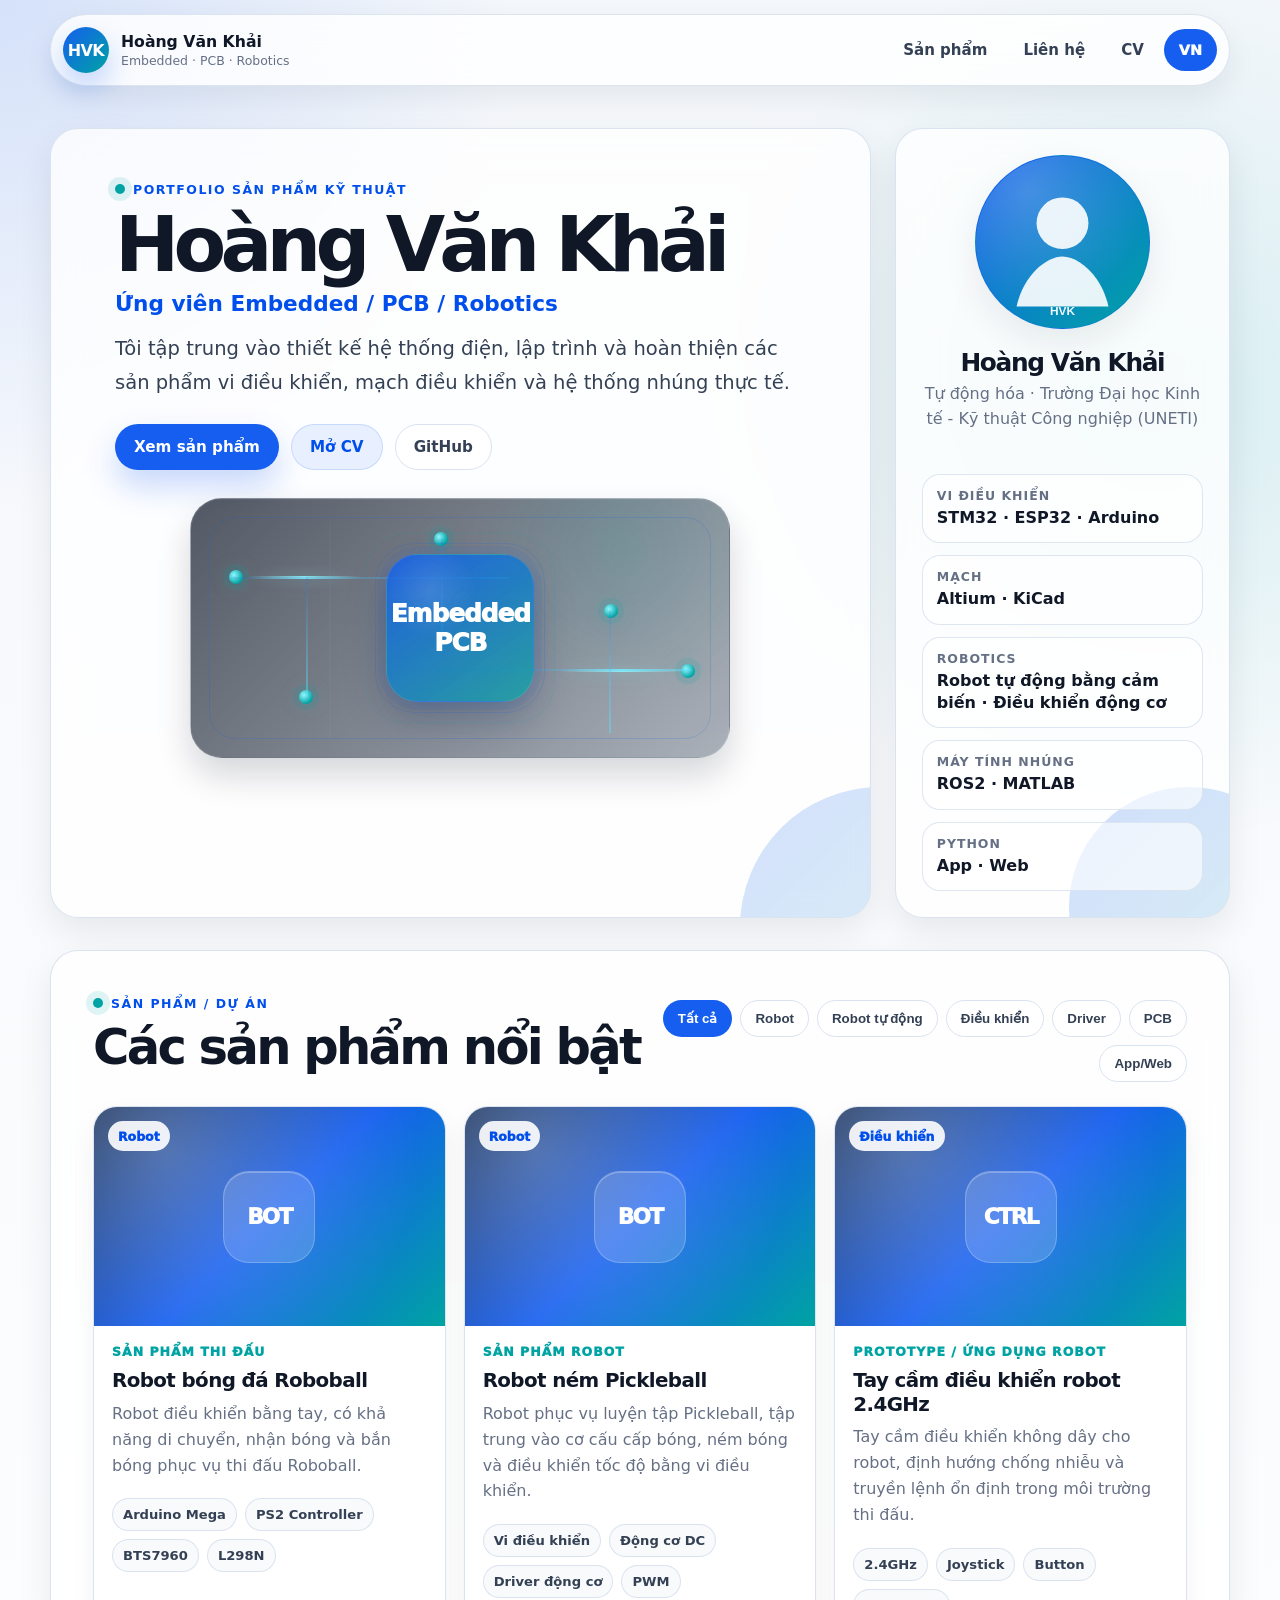
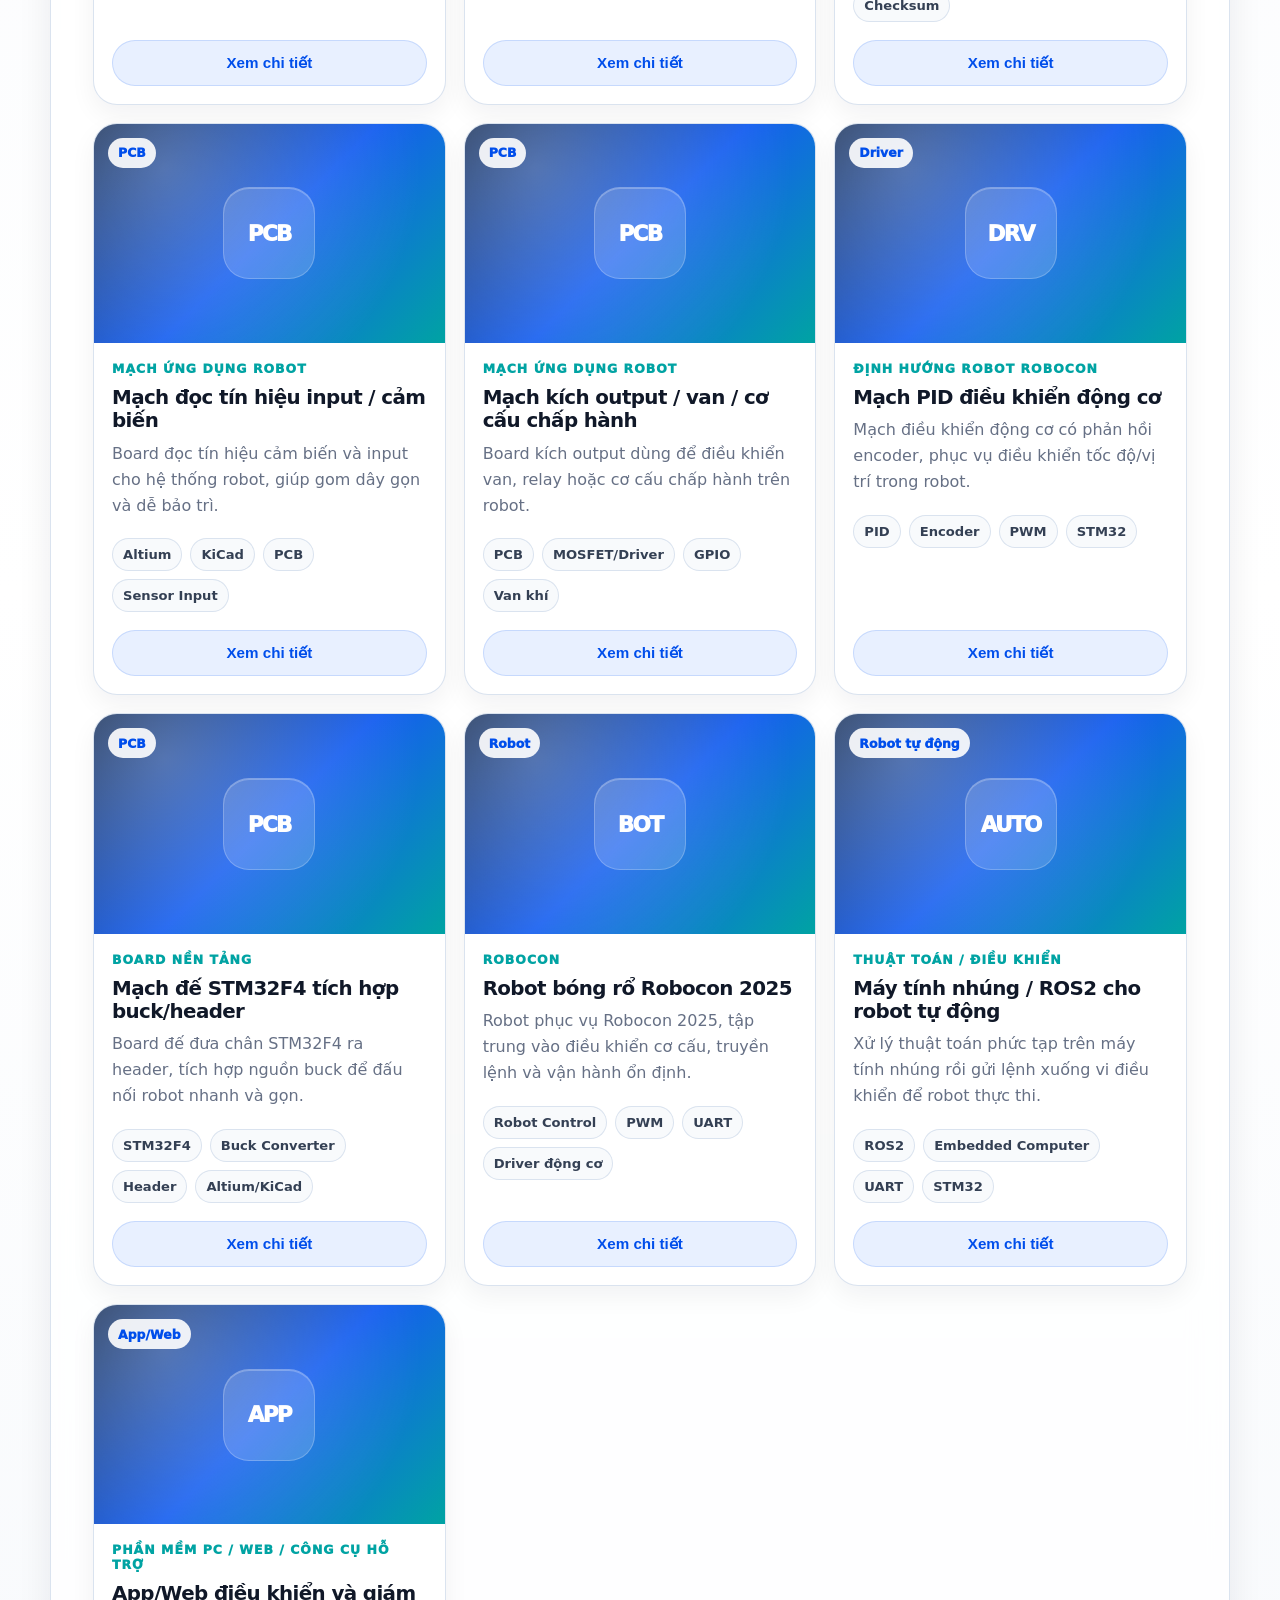
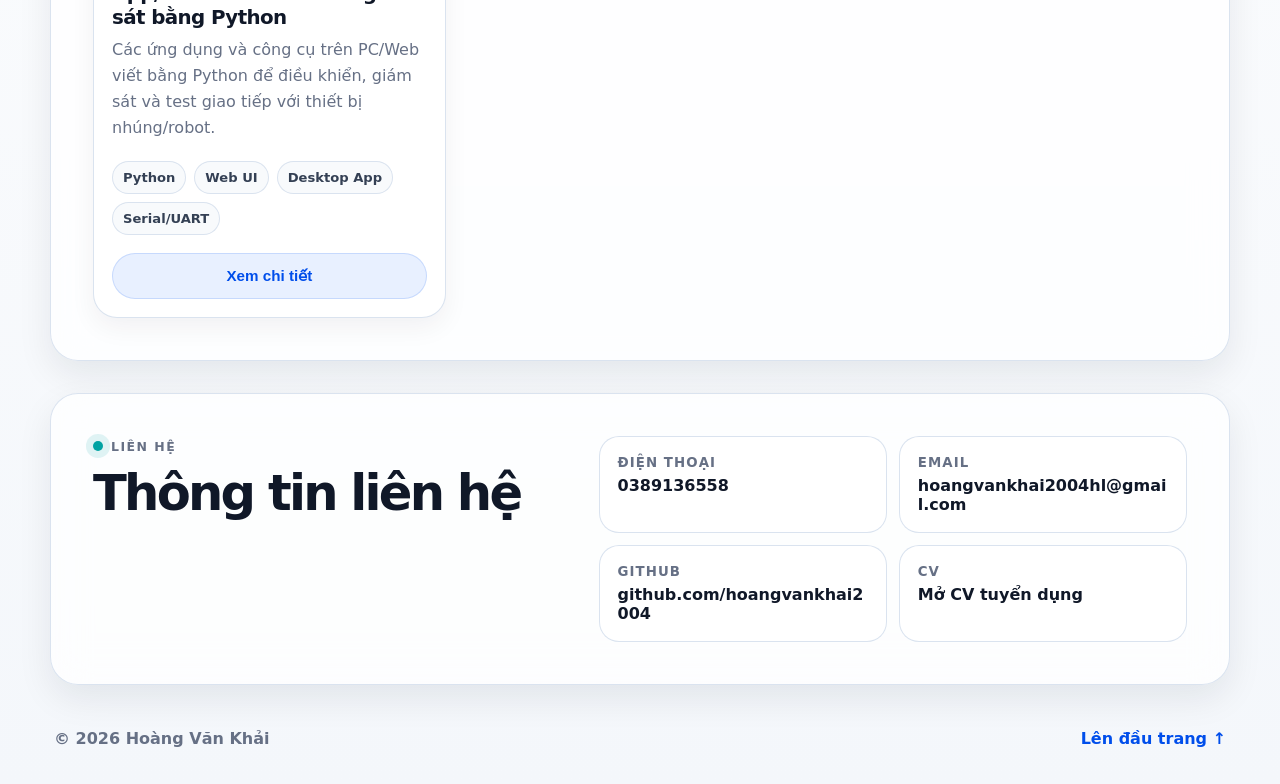
<file: index.html>
<!doctype html>
<html lang="vi">
  <head>
    <meta charset="utf-8" />
    <meta name="viewport" content="width=device-width, initial-scale=1" />
    <meta name="theme-color" content="#101828" />
    <meta
      name="description"
      content="Portfolio sản phẩm kỹ thuật của Hoàng Văn Khải: robot, mạch PCB, hệ thống nhúng và các sản phẩm tự động hóa."
    />
    <title>Hoàng Văn Khải | Portfolio sản phẩm kỹ thuật</title>
    <link rel="icon" href="assets/favicon.svg" type="image/svg+xml" />
    <link rel="preload" href="assets/app.css" as="style" />
    <link rel="stylesheet" href="assets/app.css" />
  </head>
  <body>
    <div class="site-shell">
      <header class="topbar" id="top">
        <a class="brand" href="#top" aria-label="Về đầu trang">
          <span class="brand-mark">HVK</span>
          <span>
            <strong>Hoàng Văn Khải</strong>
            <small>Embedded · PCB · Robotics</small>
          </span>
        </a>

        <nav class="main-nav" aria-label="Điều hướng chính">
          <a href="#products" id="nav-products">Sản phẩm</a>
          <a href="#contact" id="nav-contact">Liên hệ</a>
          <a href="cv.html" id="nav-cv">CV</a>
          <button class="lang-toggle" id="lang-toggle" type="button" aria-label="Chuyển ngôn ngữ">VN</button>
        </nav>
      </header>

      <main>
        <section class="hero" id="intro" aria-labelledby="hero-title">
          <div class="hero-content">
            <p class="eyebrow" id="profile-badge">Portfolio sản phẩm kỹ thuật</p>
            <h1 id="hero-title">Hoàng Văn Khải</h1>
            <p class="hero-title-line" id="profile-title">Ứng viên Embedded / PCB / Robotics</p>
            <p class="hero-summary" id="profile-summary">
              Tôi tập trung vào thiết kế, lập trình và hoàn thiện các sản phẩm robot, mạch điều khiển và hệ thống nhúng thực tế.
            </p>
            <div class="hero-actions" id="profile-actions"></div>

            <div class="hero-visual" aria-hidden="true">
              <span class="signal-beam signal-beam-1"></span>
              <span class="signal-beam signal-beam-2"></span>
              <span class="signal-node signal-node-1"></span>
              <span class="signal-node signal-node-2"></span>
              <span class="signal-node signal-node-3"></span>
              <span class="signal-node signal-node-4"></span>
              <span class="signal-node signal-node-5"></span>
              <span class="trace-horizontal trace-horizontal-1"></span>
              <span class="trace-horizontal trace-horizontal-2"></span>
              <span class="trace-vertical trace-vertical-1"></span>
              <span class="trace-vertical trace-vertical-2"></span>
              <span class="trace-vertical trace-vertical-3"></span>
              <div class="chip-core">
                <span class="chip-title">Embedded PCB</span>
              </div>
            </div>
          </div>

          <aside class="hero-card" aria-label="Thông tin nhanh">
            <div class="avatar" id="profile-avatar">HVK</div>
            <div>
              <h2 id="profile-name-card">Hoàng Văn Khải</h2>
              <p id="profile-meta">Tự động hóa · UNETI</p>
            </div>
            <dl class="quick-info" id="quick-info"></dl>
          </aside>
        </section>

        <section class="section-block" id="products" aria-labelledby="products-title">
          <div class="section-heading">
            <div>
              <p class="eyebrow">Sản phẩm / dự án</p>
              <h2 id="products-title">Các sản phẩm nổi bật</h2>
              <p id="products-subtitle" hidden></p>
            </div>
            <div class="filter-bar" id="filter-bar" aria-label="Lọc sản phẩm"></div>
          </div>

          <div class="products-grid" id="products-grid" aria-live="polite"></div>
        </section>

        <section class="section-block contact-block" id="contact" aria-labelledby="contact-title">
          <div>
            <p class="eyebrow">Liên hệ</p>
            <h2 id="contact-title">Thông tin liên hệ</h2>
          </div>
          <div class="contact-grid" id="contact-grid"></div>
        </section>
      </main>

      <footer class="footer">
        <span>© <span id="year"></span> Hoàng Văn Khải</span>
        <a href="#top" id="footer-top">Lên đầu trang ↑</a>
      </footer>
    </div>

    <div class="modal" id="product-modal" aria-hidden="true">
      <div class="modal-backdrop" data-close-modal></div>
      <article class="modal-panel" role="dialog" aria-modal="true" aria-labelledby="modal-title">
        <button class="modal-close" type="button" aria-label="Đóng chi tiết sản phẩm" data-close-modal>×</button>
        <div id="modal-content"></div>
      </article>
    </div>

    <script src="assets/app.js" defer></script>
  </body>
</html>
</file>
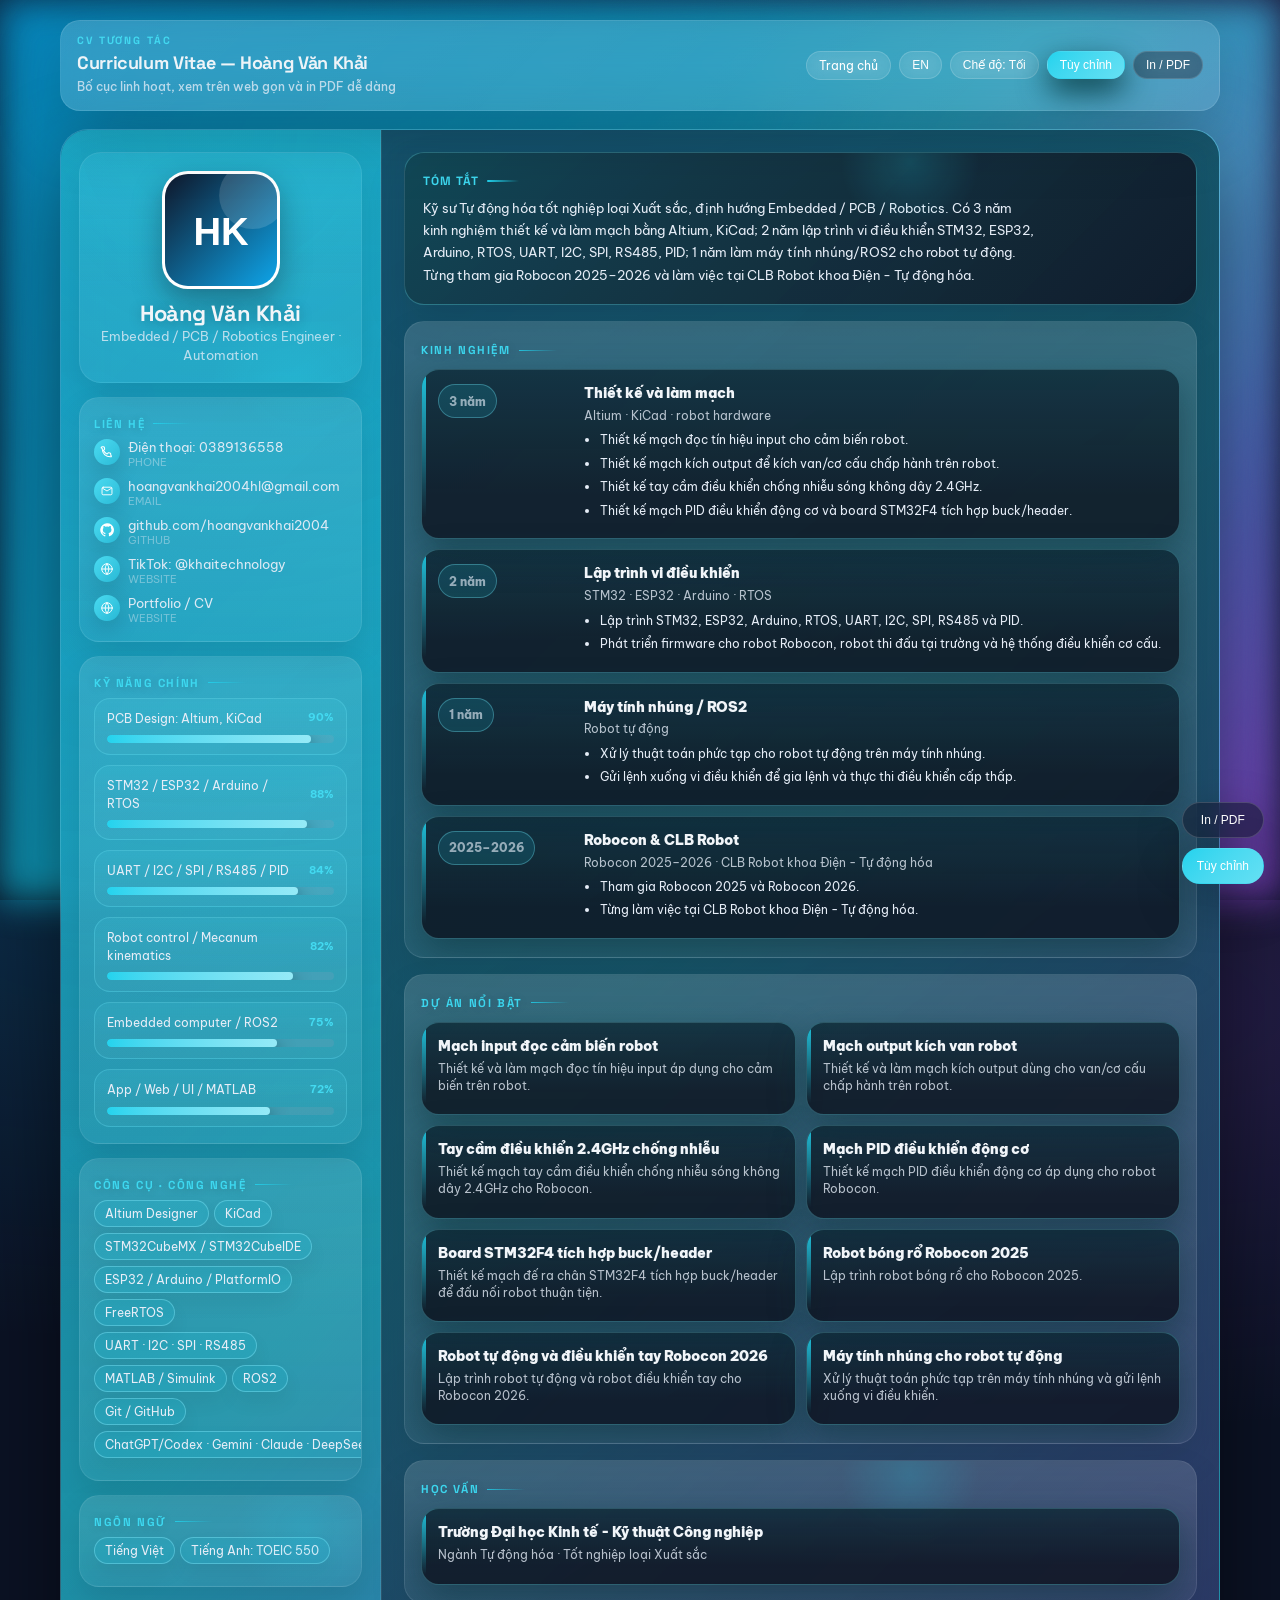
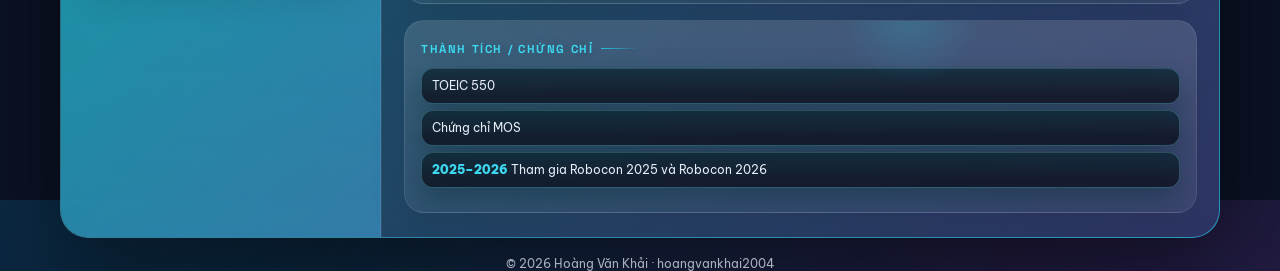
<file: cv.html>
<!DOCTYPE html>
<html lang="vi" data-theme="light" data-accent="cyan">
<head>
  <meta charset="utf-8" />
  <title>Hoàng Văn Khải — CV</title>
  <meta name="viewport" content="width=device-width, initial-scale=1, viewport-fit=cover" />
  <meta name="description" content="CV — Control & Automation · IoT · Robotics · Embedded · Web" />
  <meta name="author" content="Hoàng Văn Khải" />
  <meta name="copyright" content="© 2026 Hoàng Văn Khải · hoangvankhai2004" />
  <meta name="owner" content="Hoàng Văn Khải · hoangvankhai2004" />
  <link rel="canonical" href="./cv.html" />
  <link rel="icon" type="image/svg+xml" href="assets/favicon.svg" />

  <!-- Copyright © 2026 Hoàng Văn Khải · hoangvankhai2004. All rights reserved. -->

  <!-- Fonts -->
  <link rel="preconnect" href="https://fonts.googleapis.com" />
  <link rel="preconnect" href="https://fonts.gstatic.com" crossorigin />
  <link rel="stylesheet" href="https://fonts.googleapis.com/css2?family=Space+Grotesk:wght@500;600;700&family=Be+Vietnam+Pro:wght@400;500;600;700&display=swap" />
  <link rel="stylesheet" href="assets/cv.css" />
</head>

<body>
  <div class="app-shell">
    <div class="topbar">
      <div class="brand-title">Curriculum Vitae — Hoàng Văn Khải</div>
      <div class="controls" aria-label="controls">
        <a id="backHomeBtn" class="btn ghost" href="index.html">Portfolio</a>
        <button id="langToggle" class="btn ghost" type="button">VI</button>
        <button id="themeToggle" class="btn ghost" type="button">Mode: Light</button>
        <button id="layoutToggle" class="btn primary" type="button">Tùy chỉnh</button>
        <button id="printToggle" class="btn" type="button">Print</button>
      </div>
    </div>

    <div class="cv-screen" id="cvWrapper">
      <div class="screen-left">
        <div class="avatar-wrap">
          <img id="avatarImg" alt="Ảnh Hoàng Văn Khải" />
          <div class="name-screen" id="nameScreen">Hoàng Văn Khải</div>
          <div class="role-screen" id="roleScreen">Control &amp; Automation · Embedded</div>
        </div>

        <div class="side-panel">
          <div class="screen-section-title" id="contactTitle">Contact</div>
          <div class="contact-screen" id="contactList"></div>
        </div>

        <div class="side-panel">
          <div class="screen-section-title" id="coreSkillsTitle">Core Skills</div>
          <div id="coreSkillsList"></div>
        </div>

        <div class="side-panel">
          <div class="screen-section-title" id="toolsTitle">Tools · Technologies</div>
          <div id="toolsList"></div>
        </div>

        <div id="langsBox" class="side-panel">
          <div class="screen-section-title" id="langsTitle">Languages</div>
          <div id="langList"></div>
        </div>

        <div id="extraSkillsPanel" class="side-panel is-hidden">
          <div class="screen-section-title" id="extraSkillsTitle">Additional Skills</div>
          <div id="extraSkills"></div>
        </div>
      </div>

      <div class="screen-right">
        <div class="summary-box screen-panel">
          <h2 id="summaryTitle">Summary</h2>
          <p id="summaryText"></p>
        </div>

        <div class="screen-panel">
          <h2 class="screen-section-title" id="expTitle">Experience</h2>
          <div class="exp-grid" id="expList"></div>
        </div>

        <div class="screen-panel">
          <h2 class="screen-section-title" id="projTitle">Featured Projects</h2>
          <div class="exp-grid" id="projList"></div>
        </div>

        <div class="screen-panel">
          <h2 class="screen-section-title" id="eduTitle">Education</h2>
          <div id="eduList"></div>
        </div>

        <div class="screen-panel">
          <h2 class="screen-section-title" id="achTitle">Achievements</h2>
          <ul id="achList"></ul>
        </div>

        <div id="activitiesPanel" class="screen-panel is-hidden">
          <h2 class="screen-section-title" id="actTitle">Activities</h2>
          <div id="actList"></div>
        </div>
      </div>
    </div>

    <div id="printFlow" class="print-flow" aria-hidden="true"></div>
    <footer
      id="footerNote"
      class="cv-copyright"
      aria-label="Copyright"
      style="margin:18px 0 4px;text-align:center;font-size:12px;opacity:.72;"
    >
      © 2026 Hoàng Văn Khải · hoangvankhai2004
    </footer>
  </div>

  <div class="fab-stack">
    <button id="fabPrint" class="fab-btn">Print / PDF</button>
    <button id="fabLayout" class="fab-btn primary">Giao diện</button>
  </div>

  <div id="layoutModal" class="layout-modal" role="dialog" aria-modal="true">
    <div class="layout-panel">
      <div class="layout-header">
        <div>
          <div class="layout-heading">Chọn giao diện</div>
          <div class="layout-subheading">Layout + màu nhấn</div>
        </div>
        <div class="layout-header-actions">
          <span id="layoutActiveLabel" class="layout-chip">Đang áp dụng</span>
          <button id="layoutClose" class="layout-close" type="button">Đóng</button>
        </div>
      </div>

      <div class="layout-tabs layout-tabs-spaced">
        <button id="styleTabColors" class="layout-tab" type="button">Màu</button>
        <button id="styleTabLayouts" class="layout-tab active" type="button">Bố cục</button>
      </div>

      <div id="colorSection">
        <div class="layout-section-caption">Màu nhấn</div>
        <div class="layout-section-caption">Palette</div>
        <div id="paletteGrid" class="layout-grid"></div>
        <div id="accentRow" class="accent-row"></div>
      </div>

      <div id="layoutSection">
        <div class="layout-section-caption">Chọn bố cục</div>
        <div id="layoutGrid" class="layout-grid"></div>
      </div>
    </div>
  </div>
  <script src="assets/cv.js"></script>
  <script>
    (() => {
      "use strict";

      const FOOTER_TEXT = {
        vi: "© 2026 Hoàng Văn Khải · hoangvankhai2004",
        en: "© 2026 Hoang Van Khai · hoangvankhai2004"
      };
      const BRAND = "hoangvankhai2004";
      const AUTHOR_NAMES = ["Hoàng Văn Khải", "Hoang Van Khai"];

      let footerRestoreQueued = false;

      function currentFooterText() {
        const lang = `${document.documentElement.lang || "vi"}`.toLowerCase();
        return lang.startsWith("en") ? FOOTER_TEXT.en : FOOTER_TEXT.vi;
      }

      function hasProtectedIdentity(text) {
        return text.includes(BRAND) && AUTHOR_NAMES.some((name) => text.includes(name));
      }

      function ensureFooterNote() {
        let note = document.getElementById("footerNote");
        if (!note) {
          note = document.createElement("footer");
          note.id = "footerNote";
          note.className = "cv-copyright";
          note.setAttribute("aria-label", "Copyright");
          note.style.cssText = "margin:18px 0 4px;text-align:center;font-size:12px;opacity:.72;";
          (document.querySelector(".app-shell") || document.body).appendChild(note);
        }

        const expected = currentFooterText();
        const current = note.textContent.trim();
        if (current !== expected || !hasProtectedIdentity(current)) {
          note.textContent = expected;
        }
      }

      function queueFooterRestore() {
        if (footerRestoreQueued) return;
        footerRestoreQueued = true;
        requestAnimationFrame(() => {
          footerRestoreQueued = false;
          ensureFooterNote();
        });
      }

      function blockEvent(event) {
        event.preventDefault();
        event.stopPropagation();
        return false;
      }

      function isProtectedShortcut(event) {
        const key = String(event.key || "").toLowerCase();
        const ctrlShift = event.ctrlKey && event.shiftKey;
        const macDevtools = event.metaKey && event.altKey;
        const macShift = event.metaKey && event.shiftKey;
        const saveOrSource = (event.ctrlKey || event.metaKey) && ["s", "u"].includes(key);

        return (
          key === "f12" ||
          (ctrlShift && ["i", "j", "c", "k"].includes(key)) ||
          (macDevtools && ["i", "j", "c", "k", "u"].includes(key)) ||
          (macShift && ["i", "j", "c"].includes(key)) ||
          saveOrSource
        );
      }

      function initProtection() {
        ensureFooterNote();

        document.addEventListener("contextmenu", blockEvent, { capture: true });
        document.addEventListener(
          "keydown",
          (event) => {
            if (isProtectedShortcut(event)) blockEvent(event);
          },
          { capture: true }
        );

        if (document.body && "MutationObserver" in window) {
          new MutationObserver(queueFooterRestore).observe(document.body, {
            childList: true,
            characterData: true,
            subtree: true
          });
        }
      }

      if (document.readyState === "loading") {
        document.addEventListener("DOMContentLoaded", initProtection, { once: true });
      } else {
        initProtection();
      }
    })();
  </script>

</body>
</html>
</file>
<file: assets/app.css>
:root {
  color-scheme: light;
  --bg: #f4f7fb;
  --bg-strong: #eaf0f8;
  --card: #ffffff;
  --card-soft: rgba(255, 255, 255, 0.78);
  --text: #101828;
  --muted: #667085;
  --line: #d9e2ef;
  --primary: #155eef;
  --primary-dark: #004eeb;
  --primary-soft: #e8f0ff;
  --accent: #00a3a3;
  --danger: #b42318;
  --shadow: 0 24px 70px rgba(16, 24, 40, 0.12);
  --shadow-soft: 0 14px 35px rgba(16, 24, 40, 0.08);
  --radius: 28px;
  --radius-sm: 18px;
  --max: 1180px;
  font-family: Inter, ui-sans-serif, system-ui, -apple-system, BlinkMacSystemFont, "Segoe UI", sans-serif;
}

* {
  box-sizing: border-box;
}

html {
  scroll-behavior: smooth;
}

body {
  margin: 0;
  min-height: 100vh;
  background:
    radial-gradient(circle at top left, rgba(21, 94, 239, 0.14), transparent 32rem),
    radial-gradient(circle at 90% 10%, rgba(0, 163, 163, 0.13), transparent 28rem),
    linear-gradient(180deg, var(--bg), #ffffff 55%, var(--bg));
  color: var(--text);
}

body.modal-open {
  overflow: hidden;
}

a {
  color: inherit;
  text-decoration: none;
}

button,
a {
  -webkit-tap-highlight-color: transparent;
}

img,
video,
iframe {
  max-width: 100%;
}

.site-shell {
  width: min(var(--max), calc(100% - 32px));
  margin: 0 auto;
}

.topbar {
  position: sticky;
  top: 14px;
  z-index: 40;
  display: flex;
  align-items: center;
  justify-content: space-between;
  gap: 16px;
  margin: 14px 0 42px;
  padding: 12px;
  border: 1px solid rgba(217, 226, 239, 0.9);
  border-radius: 999px;
  background: rgba(255, 255, 255, 0.82);
  box-shadow: 0 12px 30px rgba(16, 24, 40, 0.07);
  backdrop-filter: blur(18px);
}

.brand {
  display: inline-flex;
  align-items: center;
  gap: 12px;
  min-width: 0;
}

.brand-mark {
  display: grid;
  place-items: center;
  width: 46px;
  height: 46px;
  border-radius: 50%;
  background: linear-gradient(135deg, var(--primary), var(--accent));
  color: #fff;
  font-weight: 900;
  letter-spacing: -0.04em;
  box-shadow: 0 14px 28px rgba(21, 94, 239, 0.25);
}

.brand strong,
.brand small {
  display: block;
  white-space: nowrap;
}

.brand strong {
  font-size: 0.98rem;
}

.brand small {
  color: var(--muted);
  font-size: 0.78rem;
  margin-top: 2px;
}

.main-nav {
  display: flex;
  align-items: center;
  gap: 4px;
}

.main-nav a {
  padding: 12px 16px;
  border-radius: 999px;
  color: #344054;
  font-weight: 700;
  font-size: 0.94rem;
  transition: 0.18s ease;
}

.main-nav a:hover {
  background: var(--primary-soft);
  color: var(--primary-dark);
}

.hero {
  display: grid;
  grid-template-columns: minmax(0, 1.35fr) minmax(300px, 0.65fr);
  gap: 24px;
  align-items: stretch;
  margin-bottom: 48px;
}

.hero-content,
.hero-card,
.section-block {
  border: 1px solid rgba(217, 226, 239, 0.95);
  border-radius: var(--radius);
  background: rgba(255, 255, 255, 0.78);
  box-shadow: var(--shadow-soft);
  backdrop-filter: blur(18px);
}

.hero-content {
  padding: clamp(28px, 5vw, 64px);
  overflow: hidden;
  position: relative;
}

.hero-content::after {
  content: "";
  position: absolute;
  right: -120px;
  bottom: -120px;
  width: 320px;
  height: 320px;
  border-radius: 50%;
  background: linear-gradient(135deg, rgba(21, 94, 239, 0.18), rgba(0, 163, 163, 0.14));
  pointer-events: none;
}

.eyebrow {
  display: inline-flex;
  align-items: center;
  gap: 8px;
  margin: 0 0 12px;
  color: var(--primary-dark);
  font-size: 0.78rem;
  font-weight: 900;
  text-transform: uppercase;
  letter-spacing: 0.12em;
}

.eyebrow::before {
  content: "";
  width: 10px;
  height: 10px;
  border-radius: 50%;
  background: var(--accent);
  box-shadow: 0 0 0 7px rgba(0, 163, 163, 0.12);
}

h1,
h2,
h3,
p {
  margin-top: 0;
}

h1 {
  margin-bottom: 10px;
  font-size: clamp(2.65rem, 8vw, 6.4rem);
  line-height: 0.92;
  letter-spacing: -0.08em;
}

#hero-title {
  min-height: 0.95em;
  font-size: clamp(3.2rem, 6vw, 5.15rem);
  line-height: 0.95;
  letter-spacing: -0.075em;
  white-space: nowrap;
}

#hero-title.is-typing::after {
  content: "";
  display: inline-block;
  width: 0.055em;
  height: 0.78em;
  margin-left: 0.08em;
  border-radius: 999px;
  background: currentColor;
  vertical-align: -0.06em;
  animation: caretBlink 0.75s steps(1, end) infinite;
}

@keyframes caretBlink {
  50% {
    opacity: 0;
  }
}

h2 {
  margin-bottom: 10px;
  font-size: clamp(1.8rem, 4vw, 3.1rem);
  line-height: 1;
  letter-spacing: -0.055em;
}

h3 {
  margin-bottom: 8px;
  font-size: 1.24rem;
  line-height: 1.18;
  letter-spacing: -0.03em;
}

.hero-title-line {
  margin-bottom: 16px;
  color: var(--primary-dark);
  font-size: clamp(1.05rem, 2vw, 1.35rem);
  font-weight: 800;
}

.hero-summary {
  position: relative;
  z-index: 1;
  max-width: 780px;
  margin-bottom: 24px;
  color: #344054;
  font-size: clamp(1rem, 2vw, 1.22rem);
  line-height: 1.72;
}

.hero-actions {
  position: relative;
  z-index: 1;
  display: flex;
  flex-wrap: wrap;
  gap: 12px;
}

.btn {
  display: inline-flex;
  align-items: center;
  justify-content: center;
  gap: 8px;
  min-height: 46px;
  padding: 0 18px;
  border: 1px solid transparent;
  border-radius: 999px;
  font-weight: 900;
  font-size: 0.95rem;
  cursor: pointer;
  transition: transform 0.18s ease, box-shadow 0.18s ease, background 0.18s ease, border-color 0.18s ease;
}

.btn:hover {
  transform: translateY(-1px);
}

.btn-primary {
  background: var(--primary);
  color: #fff;
  box-shadow: 0 16px 32px rgba(21, 94, 239, 0.24);
}

.btn-secondary {
  background: var(--primary-soft);
  color: var(--primary-dark);
  border-color: rgba(21, 94, 239, 0.16);
}

.btn-ghost {
  background: #fff;
  color: #344054;
  border-color: var(--line);
}

.hero-card {
  display: flex;
  flex-direction: column;
  gap: 18px;
  padding: 26px;
}

.avatar {
  display: grid;
  place-items: center;
  width: 116px;
  aspect-ratio: 1;
  border-radius: 30px;
  overflow: hidden;
  background:
    linear-gradient(135deg, rgba(21, 94, 239, 0.95), rgba(0, 163, 163, 0.88)),
    #155eef;
  color: #fff;
  font-size: 2rem;
  font-weight: 950;
  letter-spacing: -0.08em;
  box-shadow: var(--shadow-soft);
}

.avatar img {
  width: 100%;
  height: 100%;
  object-fit: cover;
}

.hero-card h2 {
  font-size: 1.55rem;
  margin-bottom: 6px;
}

.hero-card p {
  color: var(--muted);
  line-height: 1.55;
}

.quick-info {
  display: grid;
  gap: 12px;
  margin: auto 0 0;
}

.quick-info div {
  padding: 13px 14px;
  border: 1px solid rgba(217, 226, 239, 0.85);
  border-radius: 18px;
  background: rgba(244, 247, 251, 0.78);
}

.quick-info dt {
  margin-bottom: 4px;
  color: var(--muted);
  font-size: 0.78rem;
  font-weight: 800;
  text-transform: uppercase;
  letter-spacing: 0.08em;
}

.quick-info dd {
  margin: 0;
  color: var(--text);
  font-weight: 800;
}

.section-block {
  padding: clamp(24px, 4vw, 42px);
  margin-bottom: 32px;
}

.section-heading {
  display: flex;
  align-items: flex-end;
  justify-content: space-between;
  gap: 22px;
  margin-bottom: 24px;
}

.section-heading h2 {
  flex: 0 0 auto;
  white-space: nowrap;
}

.section-heading p:not(.eyebrow),
.contact-block > div > p {
  max-width: 760px;
  color: var(--muted);
  line-height: 1.7;
}

.filter-bar {
  display: flex;
  flex: 1 1 auto;
  min-width: 0;
  flex-wrap: wrap;
  justify-content: flex-end;
  gap: 8px;
}

.filter-chip {
  border: 1px solid var(--line);
  border-radius: 999px;
  background: #fff;
  color: #344054;
  padding: 10px 14px;
  font-weight: 900;
  cursor: pointer;
  transition: 0.18s ease;
}

.filter-chip:hover,
.filter-chip.is-active {
  border-color: rgba(21, 94, 239, 0.24);
  background: var(--primary);
  color: #fff;
}

.products-grid {
  display: grid;
  grid-template-columns: repeat(3, minmax(0, 1fr));
  gap: 18px;
}

.product-card {
  display: flex;
  flex-direction: column;
  min-height: 100%;
  border: 1px solid rgba(217, 226, 239, 0.95);
  border-radius: 24px;
  background: #fff;
  overflow: hidden;
  box-shadow: 0 10px 26px rgba(16, 24, 40, 0.055);
  transition: transform 0.18s ease, box-shadow 0.18s ease, border-color 0.18s ease;
}

.product-card:hover {
  transform: translateY(-4px);
  border-color: rgba(21, 94, 239, 0.32);
  box-shadow: 0 22px 42px rgba(16, 24, 40, 0.1);
}

.product-media {
  position: relative;
  display: grid;
  place-items: center;
  aspect-ratio: 16 / 10;
  overflow: hidden;
  background:
    radial-gradient(circle at 20% 20%, rgba(255, 255, 255, 0.28), transparent 16rem),
    linear-gradient(135deg, #102a56, #155eef 50%, #00a3a3);
  color: #fff;
}

.product-media img {
  width: 100%;
  height: 100%;
  object-fit: cover;
}

.placeholder-art {
  display: grid;
  place-items: center;
  width: 92px;
  aspect-ratio: 1;
  border-radius: 26px;
  background: rgba(255, 255, 255, 0.16);
  border: 1px solid rgba(255, 255, 255, 0.22);
  font-size: 1.35rem;
  font-weight: 950;
  letter-spacing: -0.08em;
  box-shadow: inset 0 1px 0 rgba(255, 255, 255, 0.25);
}

.product-badge {
  position: absolute;
  left: 14px;
  top: 14px;
  display: inline-flex;
  align-items: center;
  min-height: 30px;
  padding: 0 10px;
  border-radius: 999px;
  background: rgba(255, 255, 255, 0.9);
  color: var(--primary-dark);
  font-size: 0.78rem;
  font-weight: 950;
}

.product-body {
  display: flex;
  flex: 1;
  flex-direction: column;
  padding: 18px;
}

.product-status {
  margin-bottom: 10px;
  color: var(--accent);
  font-size: 0.78rem;
  font-weight: 950;
  text-transform: uppercase;
  letter-spacing: 0.08em;
}

.product-card p {
  color: var(--muted);
  line-height: 1.62;
}

.tech-list,
.modal-tags {
  display: flex;
  flex-wrap: wrap;
  gap: 8px;
  padding: 0;
  margin: 4px 0 18px;
  list-style: none;
}

.tech-list li,
.modal-tags li {
  padding: 8px 10px;
  border: 1px solid rgba(217, 226, 239, 0.95);
  border-radius: 999px;
  background: #f8fafc;
  color: #344054;
  font-size: 0.82rem;
  font-weight: 800;
}

.product-card .btn {
  margin-top: auto;
  width: 100%;
}

.contact-block {
  display: grid;
  grid-template-columns: 0.9fr 1.1fr;
  gap: 24px;
  align-items: start;
}

.contact-grid {
  display: grid;
  grid-template-columns: repeat(2, minmax(0, 1fr));
  gap: 12px;
}

.contact-card {
  display: block;
  padding: 18px;
  border: 1px solid rgba(217, 226, 239, 0.95);
  border-radius: 20px;
  background: #fff;
  transition: 0.18s ease;
}

.contact-card:hover {
  transform: translateY(-2px);
  box-shadow: var(--shadow-soft);
}

.contact-card small {
  display: block;
  margin-bottom: 6px;
  color: var(--muted);
  font-weight: 900;
  text-transform: uppercase;
  letter-spacing: 0.08em;
}

.contact-card strong {
  overflow-wrap: anywhere;
}

.footer {
  display: flex;
  justify-content: space-between;
  gap: 16px;
  padding: 12px 4px 36px;
  color: var(--muted);
  font-weight: 700;
}

.footer a {
  color: var(--primary-dark);
}

.modal {
  position: fixed;
  inset: 0;
  z-index: 100;
  display: none;
}

.modal[aria-hidden="false"] {
  display: block;
}

.modal-backdrop {
  position: absolute;
  inset: 0;
  background: rgba(16, 24, 40, 0.64);
  backdrop-filter: blur(12px);
}

.modal-panel {
  position: relative;
  width: min(1060px, calc(100% - 24px));
  max-height: calc(100vh - 32px);
  margin: 16px auto;
  overflow: auto;
  border: 1px solid rgba(255, 255, 255, 0.22);
  border-radius: 30px;
  background: #fff;
  box-shadow: 0 36px 100px rgba(0, 0, 0, 0.32);
}

.modal-close {
  position: sticky;
  top: 16px;
  float: right;
  z-index: 2;
  display: grid;
  place-items: center;
  width: 44px;
  height: 44px;
  margin: 16px 16px -60px auto;
  border: 1px solid rgba(217, 226, 239, 0.9);
  border-radius: 50%;
  background: rgba(255, 255, 255, 0.92);
  color: var(--text);
  font-size: 1.65rem;
  line-height: 1;
  cursor: pointer;
  box-shadow: 0 12px 26px rgba(16, 24, 40, 0.12);
}

.modal-hero {
  display: grid;
  grid-template-columns: 1.05fr 0.95fr;
  gap: 24px;
  padding: 28px;
}

.modal-media-stack {
  display: grid;
  gap: 12px;
  align-content: start;
}

.modal-media-main {
  overflow: hidden;
  border-radius: 24px;
  border: 1px solid var(--line);
  background: var(--bg-strong);
}

.modal-media-main img,
.modal-media-main video,
.modal-media-main iframe {
  display: block;
  width: 100%;
  aspect-ratio: 16 / 10;
  height: auto;
  object-fit: cover;
  border: 0;
}

.modal-media-main iframe {
  min-height: 340px;
}

.empty-media {
  display: grid;
  min-height: 340px;
  place-items: center;
  padding: 24px;
  text-align: center;
  color: #fff;
  background:
    radial-gradient(circle at 20% 20%, rgba(255, 255, 255, 0.23), transparent 16rem),
    linear-gradient(135deg, #102a56, #155eef 52%, #00a3a3);
}

.empty-media strong {
  display: block;
  margin-bottom: 8px;
  font-size: 1.6rem;
  letter-spacing: -0.05em;
}

.empty-media p {
  max-width: 520px;
  margin: 0 auto;
  color: rgba(255, 255, 255, 0.82);
  line-height: 1.7;
}

.media-thumbs {
  display: grid;
  grid-template-columns: repeat(4, minmax(0, 1fr));
  gap: 10px;
}

.media-thumb {
  display: grid;
  place-items: center;
  aspect-ratio: 16 / 10;
  border: 1px solid var(--line);
  border-radius: 14px;
  overflow: hidden;
  background: var(--bg-strong);
  cursor: pointer;
}

.media-thumb img {
  width: 100%;
  height: 100%;
  object-fit: cover;
}

.media-thumb span {
  color: var(--primary-dark);
  font-weight: 950;
}

.modal-copy {
  padding: 4px 0;
}

.modal-kicker {
  display: flex;
  flex-wrap: wrap;
  gap: 8px;
  margin-bottom: 14px;
}

.modal-kicker span {
  padding: 8px 12px;
  border-radius: 999px;
  background: var(--primary-soft);
  color: var(--primary-dark);
  font-size: 0.82rem;
  font-weight: 950;
}

.modal-copy h2 {
  padding-right: 48px;
}

.modal-copy p {
  color: #344054;
  line-height: 1.72;
}

.detail-grid {
  display: grid;
  grid-template-columns: repeat(2, minmax(0, 1fr));
  gap: 14px;
  padding: 0 28px 28px;
}

.detail-card {
  padding: 20px;
  border: 1px solid var(--line);
  border-radius: 22px;
  background: #f8fafc;
}

.detail-card.full {
  grid-column: 1 / -1;
}

.detail-card h3 {
  font-size: 1.05rem;
}

.detail-card ul {
  margin: 0;
  padding-left: 18px;
  color: #344054;
  line-height: 1.75;
}

.detail-card p {
  margin-bottom: 0;
  color: #344054;
  line-height: 1.72;
}

.link-row {
  display: flex;
  flex-wrap: wrap;
  gap: 10px;
  margin-top: 12px;
}

.notice {
  padding: 14px 16px;
  border: 1px dashed rgba(21, 94, 239, 0.35);
  border-radius: 18px;
  background: var(--primary-soft);
  color: #1849a9;
  line-height: 1.65;
}

@media (max-width: 980px) {
  .hero,
  .contact-block,
  .modal-hero {
    grid-template-columns: 1fr;
  }

  .products-grid {
    grid-template-columns: repeat(2, minmax(0, 1fr));
  }

  .section-heading {
    display: block;
  }

  .section-heading h2 {
    white-space: normal;
  }

  .filter-bar {
    justify-content: flex-start;
    margin-top: 16px;
  }
}

@media (max-width: 700px) {
  .site-shell {
    width: min(100% - 20px, var(--max));
  }

  .topbar {
    align-items: flex-start;
    border-radius: 24px;
  }

  .brand small {
    display: none;
  }

  .main-nav a {
    padding: 11px 10px;
    font-size: 0.86rem;
  }

  .hero {
    margin-bottom: 24px;
  }

  #hero-title {
    font-size: clamp(2.35rem, 12vw, 4rem);
    white-space: normal;
  }

  .hero-content,
  .hero-card,
  .section-block {
    border-radius: 22px;
  }

  .products-grid,
  .contact-grid,
  .detail-grid {
    grid-template-columns: 1fr;
  }

  .detail-card.full {
    grid-column: auto;
  }

  .modal-panel {
    width: calc(100% - 12px);
    max-height: calc(100vh - 12px);
    margin: 6px auto;
    border-radius: 22px;
  }

  .modal-hero,
  .detail-grid {
    padding: 18px;
  }

  .modal-media-main iframe,
  .empty-media {
    min-height: 240px;
  }

  .media-thumbs {
    grid-template-columns: repeat(2, minmax(0, 1fr));
  }

  .footer {
    display: block;
  }

  .footer a {
    display: inline-block;
    margin-top: 8px;
  }
}


/* Cập nhật: rút gọn khoảng trống ở phần hero đầu trang */
.hero {
  align-items: start;
  margin-bottom: 32px;
}

.hero-content {
  min-height: auto !important;
  padding-top: clamp(28px, 4vw, 50px);
  padding-bottom: clamp(28px, 4vw, 50px);
}

.hero-content::after {
  right: -150px;
  bottom: -150px;
  width: 280px;
  height: 280px;
}

@media (min-width: 981px) {
  .hero {
    grid-template-columns: minmax(0, 1fr);
  }

  .hero-card {
    display: none;
  }
}

@media (max-width: 700px) {
  .hero-content {
    padding-top: 26px;
    padding-bottom: 28px;
  }
}

/* Cập nhật cuối: hiện lại khối avatar + thông tin nhanh ở bên phải hero */
@media (min-width: 981px) {
  .hero {
    grid-template-columns: minmax(0, 1.42fr) minmax(330px, 0.58fr);
    align-items: stretch;
  }

  .hero-card {
    display: flex;
  }
}

.hero-card {
  position: relative;
  overflow: hidden;
  justify-content: center;
}

.hero-card::before {
  content: "";
  position: absolute;
  inset: auto -80px -110px auto;
  width: 240px;
  height: 240px;
  border-radius: 50%;
  background: linear-gradient(135deg, rgba(21, 94, 239, 0.20), rgba(0, 163, 163, 0.14));
  pointer-events: none;
}

.hero-card > * {
  position: relative;
  z-index: 1;
}

.hero-card .avatar {
  width: min(190px, 62%);
  margin: 0 auto 4px;
  border-radius: 50%;
  border: 1px solid rgba(21, 94, 239, 0.18);
}

.hero-card h2,
.hero-card p {
  text-align: center;
}

.quick-info {
  margin-top: 8px;
}

.quick-info div {
  background: rgba(255, 255, 255, 0.62);
}

.quick-info dd {
  line-height: 1.4;
}

@media (max-width: 980px) {
  .hero-card .avatar {
    width: 138px;
    margin-left: 0;
    margin-right: 0;
  }

  .hero-card h2,
  .hero-card p {
    text-align: left;
  }
}

/* Cập nhật: nút đổi ngôn ngữ VN/EN trên thanh menu */
.lang-toggle {
  display: inline-flex;
  align-items: center;
  justify-content: center;
  min-width: 46px;
  height: 42px;
  padding: 0 14px;
  border: 1px solid rgba(21, 94, 239, 0.24);
  border-radius: 999px;
  background: var(--primary);
  color: #fff;
  font: inherit;
  font-size: 0.9rem;
  font-weight: 950;
  cursor: pointer;
  transition: transform 0.18s ease, box-shadow 0.18s ease, background 0.18s ease;
}

.lang-toggle:hover {
  transform: translateY(-1px);
  box-shadow: 0 12px 22px rgba(21, 94, 239, 0.22);
}

@media (max-width: 700px) {
  .lang-toggle {
    min-width: 42px;
    height: 38px;
    padding: 0 11px;
    font-size: 0.82rem;
  }
}


/* Cập nhật cuối: thêm hình động chip + mạch ở vùng trống của hero */
.hero-visual {
  position: relative;
  z-index: 1;
  width: min(100%, 540px);
  min-height: 260px;
  margin: 28px auto 0;
  border: 1px solid rgba(217, 226, 239, 0.18);
  border-radius: 32px;
  background:
    radial-gradient(circle at 80% 20%, rgba(0, 163, 163, 0.12), transparent 32%),
    linear-gradient(135deg, rgba(10, 18, 34, 0.7), rgba(8, 26, 51, 0.34));
  overflow: hidden;
  box-shadow: inset 0 1px 0 rgba(255,255,255,0.04), 0 18px 34px rgba(2, 10, 24, 0.16);
}

.hero-visual::before,
.hero-visual::after {
  content: "";
  position: absolute;
  inset: 18px;
  border-radius: 26px;
  pointer-events: none;
}

.hero-visual::before {
  border: 1px solid rgba(21, 94, 239, 0.18);
}

.hero-visual::after {
  background:
    linear-gradient(90deg, transparent 0 24%, rgba(255,255,255,0.03) 24% 24.4%, transparent 24.4% 100%),
    linear-gradient(transparent 0 35%, rgba(255,255,255,0.025) 35% 35.4%, transparent 35.4% 100%);
  opacity: 0.55;
}

.chip-core {
  position: absolute;
  top: 50%;
  left: 50%;
  width: 148px;
  height: 148px;
  transform: translate(-50%, -50%);
  border-radius: 32px;
  display: grid;
  place-items: center;
  text-align: center;
  border: 1px solid rgba(255,255,255,0.08);
  background:
    radial-gradient(circle at 30% 25%, rgba(255,255,255,0.12), transparent 30%),
    linear-gradient(145deg, rgba(21, 94, 239, 0.86), rgba(0, 163, 163, 0.72));
  box-shadow:
    0 18px 40px rgba(0, 34, 84, 0.28),
    0 0 0 8px rgba(21, 94, 239, 0.08);
  animation: chipFloat 4.5s ease-in-out infinite;
}

.chip-core::before,
.chip-core::after {
  content: "";
  position: absolute;
  inset: -12px;
  border-radius: 40px;
  border: 1px solid rgba(21, 94, 239, 0.16);
}

.chip-core::after {
  inset: -22px;
  border-color: rgba(0, 163, 163, 0.12);
}

.chip-title {
  display: block;
  color: #fff;
  font-size: clamp(1.2rem, 2.2vw, 1.55rem);
  font-weight: 950;
  letter-spacing: -0.04em;
}

.chip-core small {
  display: block;
  margin-top: 4px;
  color: rgba(255,255,255,0.92);
  font-size: 0.76rem;
  font-weight: 800;
  letter-spacing: 0.06em;
  text-transform: uppercase;
}

.signal-node,
.signal-beam,
.trace-horizontal,
.trace-vertical {
  position: absolute;
}

.signal-node {
  width: 14px;
  height: 14px;
  border-radius: 50%;
  background: radial-gradient(circle at 35% 35%, #8ff7ff, #00a3a3 70%);
  box-shadow: 0 0 0 6px rgba(0, 163, 163, 0.11), 0 0 18px rgba(0, 163, 163, 0.34);
  animation: nodePulse 2.6s ease-in-out infinite;
}

.signal-beam {
  height: 3px;
  border-radius: 999px;
  background: linear-gradient(90deg, transparent, rgba(143, 247, 255, 0.95), transparent);
  filter: drop-shadow(0 0 7px rgba(143, 247, 255, 0.55));
  opacity: 0.9;
  animation: beamTravel 3.2s linear infinite;
}

.trace-horizontal,
.trace-vertical {
  background: linear-gradient(90deg, rgba(21, 94, 239, 0.18), rgba(92, 225, 255, 0.62));
  opacity: 0.72;
}

.trace-horizontal {
  height: 2px;
}

.trace-vertical {
  width: 2px;
  background: linear-gradient(180deg, rgba(21, 94, 239, 0.18), rgba(92, 225, 255, 0.62));
}

.trace-horizontal-1 { left: 42px; right: 220px; top: 78px; }
.trace-horizontal-2 { left: 245px; right: 38px; bottom: 86px; }
.trace-vertical-1 { left: 115px; top: 78px; height: 120px; }
.trace-vertical-2 { right: 118px; top: 112px; height: 122px; }
.trace-vertical-3 { left: 250px; top: 40px; height: 92px; }

.signal-node-1 { left: 38px; top: 71px; animation-delay: 0s; }
.signal-node-2 { left: 108px; top: 191px; animation-delay: 0.35s; }
.signal-node-3 { right: 111px; top: 105px; animation-delay: 0.7s; }
.signal-node-4 { right: 34px; bottom: 79px; animation-delay: 1.05s; }
.signal-node-5 { left: 243px; top: 33px; animation-delay: 1.4s; }

.signal-beam-1 {
  width: 114px;
  left: 56px;
  top: 77px;
}

.signal-beam-2 {
  width: 126px;
  right: 44px;
  bottom: 85px;
  animation-delay: 1.6s;
}

@keyframes chipFloat {
  0%, 100% { transform: translate(-50%, -50%) translateY(0px); }
  50% { transform: translate(-50%, -50%) translateY(-7px); }
}

@keyframes nodePulse {
  0%, 100% { transform: scale(1); opacity: 0.92; }
  50% { transform: scale(1.12); opacity: 1; }
}

@keyframes beamTravel {
  0% { transform: translateX(-12px); opacity: 0.2; }
  15% { opacity: 1; }
  85% { opacity: 1; }
  100% { transform: translateX(20px); opacity: 0.2; }
}

@media (max-width: 1100px) {
  .hero-visual {
    width: min(100%, 460px);
    min-height: 220px;
  }

  .chip-core {
    width: 132px;
    height: 132px;
  }
}

@media (max-width: 980px) {
  .hero-visual {
    display: none;
  }
}
</file>
<file: assets/cv.css>
/* =========================
       TOKENS
    ========================= */
    :root{
      --font-sans: "Be Vietnam Pro","Space Grotesk",system-ui,-apple-system,"Segoe UI",Roboto,sans-serif;
      --font-display:"Space Grotesk","Be Vietnam Pro",system-ui,-apple-system,"Segoe UI",Roboto,sans-serif;

      --radius-lg: 24px;
      --shadow-lg: 0 24px 70px rgba(15,23,42,.24);
      --panel-line: rgba(148,163,184,.12);

      --layout-cols: 300px 1fr;
      --layout-gap: 0px;
      --avatar-radius: 22px;
      --right-surface: rgba(248,250,252,.45);

      --accent: #0ea5e9;
      --palette-accent: #0ea5e9;
      --palette-identity: linear-gradient(135deg, #0ea5e9, #22d3ee, #a855f7);

      --text-strong: #0b1220;
      --text: #0f172a;
      --text-muted: rgba(15,23,42,.68);
      --text-faint: rgba(15,23,42,.52);

      --bg-app: #e2e8f0;
      --surface: #ffffff;
      --sidebar: #ffffff;

      /* PRINT tuning */
      --print-margin: 0mm;
      --print-frame-gap: 6mm;
      --print-left: 66mm;
      --print-gap: 4mm;
      --print-scale: 1;
      --print-fit-height: auto;
    }

    html[data-theme="light"]{
      --bg-app:#e2e8f0;
      --surface:#ffffff;
      --sidebar:#ffffff;

      --text-strong:#0b1220;
      --text:#0f172a;
      --text-muted:rgba(15,23,42,.68);
      --text-faint:rgba(15,23,42,.52);
    }

    html[data-theme="dark"]{
      --bg-app:
        radial-gradient(1400px 800px at 10% -10%, rgba(14,165,233,.16), transparent 65%),
        radial-gradient(1000px 700px at 110% 20%, rgba(139,92,246,.12), transparent 65%),
        #0b1120;
      --surface: rgba(11,15,23,.6);
      --sidebar: rgba(13,17,23,.35);

      --text-strong:#f1f5f9;
      --text:#e6edf7;
      --text-muted:rgba(230,237,247,.78);
      --text-faint:rgba(230,237,247,.62);

      --panel-line: rgba(148,163,184,.12);
      --shadow-lg: 0 32px 90px rgba(0,0,0,.48);
    }

    *{ box-sizing:border-box; }
    html,body{
      -webkit-font-smoothing:antialiased;
      -moz-osx-font-smoothing:grayscale;
      text-rendering:optimizeLegibility;
      height:100%;
    }
    body{
      margin:0;
      font-family:var(--font-sans);
      background:var(--bg-app);
      color:var(--text);
      display:flex;
      justify-content:center;
      padding:20px 10px 32px;
      min-height:100vh;
      overflow-x:hidden;
      position:relative;
    }

    /* Background glow */
    body::before,body::after{
      content:"";
      position:fixed;
      inset:0;
      pointer-events:none;
      z-index:-2;
    }
    body::before{
      background:
        radial-gradient(900px 600px at 18% 12%, color-mix(in srgb, var(--palette-accent) 28%, transparent), transparent 55%),
        radial-gradient(780px 520px at 92% 18%, color-mix(in srgb, var(--palette-accent) 16%, #ffffff 18%), transparent 60%),
        radial-gradient(900px 620px at 42% 120%, color-mix(in srgb, var(--palette-accent) 12%, transparent), transparent 65%),
        var(--palette-identity);
      filter:blur(18px) saturate(110%);
      opacity:.68;
    }
    body::after{
      background-image:url("data:image/svg+xml,%3Csvg xmlns='http://www.w3.org/2000/svg' width='220' height='220' viewBox='0 0 220 220'%3E%3Cfilter id='n'%3E%3CfeTurbulence type='fractalNoise' baseFrequency='.85' numOctaves='2' stitchTiles='stitch'/%3E%3C/filter%3E%3Crect width='100%25' height='100%25' filter='url(%23n)' opacity='.05'/%3E%3C/svg%3E");
      mix-blend-mode:soft-light;
      opacity:.6;
    }

    a{ color:inherit; text-decoration:none; }
    img{ display:block; max-width:100%; }
    h1,h2,h3,.name-screen,.screen-section-title{ font-family:var(--font-display); }

    /* =========================
       SHELL + TOPBAR
    ========================= */
    .app-shell{ width:min(1160px,100%); position:relative; }

    .topbar{
      position:sticky;
      top:max(10px, env(safe-area-inset-top));
      z-index:30;
      display:flex;
      justify-content:space-between;
      align-items:center;
      gap:14px;
      margin-bottom:18px;
      padding:14px 16px;
      border-radius:20px;
      border:1px solid rgba(255,255,255,.10);
      background:
        linear-gradient(135deg, rgba(255,255,255,.10), rgba(255,255,255,.04)),
        rgba(255,255,255,.08);
      box-shadow:0 20px 70px rgba(0,0,0,.20);
      backdrop-filter:blur(18px);
    }
    html[data-theme="light"] .topbar{
      background:
        linear-gradient(135deg, rgba(255,255,255,.96), rgba(255,255,255,.84)),
        rgba(255,255,255,.92);
      border-color:rgba(15,23,42,.08);
      box-shadow:0 18px 50px rgba(15,23,42,.15);
    }
    .brand-title{
      display:flex;
      flex-direction:column;
      gap:6px;
      min-width:0;
      font-weight:900;
      letter-spacing:-.02em;
      font-family:var(--font-display);
      font-size:18px;
      line-height:1.1;
      color:var(--text-strong);
      opacity:.98;
    }
    .brand-title::before{
      content:var(--brand-kicker, "Interactive CV");
      display:inline-flex;
      align-items:center;
      gap:8px;
      font-size:10.5px;
      letter-spacing:.18em;
      text-transform:uppercase;
      font-weight:800;
      color: color-mix(in srgb, var(--accent) 85%, #ffffff);
    }
    html[data-theme="light"] .brand-title::before{ color:var(--text-faint); }
    .brand-title::after{
      content:var(--brand-meta, "Layout linh hoat, xem tot tren web va in PDF");
      font-family:var(--font-sans);
      font-size:12px;
      line-height:1.45;
      letter-spacing:0;
      font-weight:500;
      color:var(--text-muted);
      white-space:normal;
    }
    .controls{
      display:inline-flex;
      align-items:center;
      gap:8px;
      flex-wrap:wrap;
      justify-content:flex-end;
      min-width:0;
    }
    .controls .btn{
      white-space:nowrap;
    }
    .btn{
      display:inline-flex;
      align-items:center;
      justify-content:center;
      border:1px solid rgba(255,255,255,.14);
      background:rgba(15,23,42,.40);
      padding:6px 12px;
      border-radius:999px;
      font-size:12px;
      color:#fff;
      cursor:pointer;
      backdrop-filter:blur(10px);
      transition:transform .12s ease, box-shadow .12s ease, border-color .12s ease;
      user-select:none;
    }
    .btn:hover{
      transform:translateY(-1px);
      box-shadow:0 10px 28px rgba(0,0,0,.25);
      border-color:rgba(255,255,255,.28);
    }
    .btn.primary{
      background:linear-gradient(135deg,var(--accent), color-mix(in srgb,var(--accent) 70%, #fff));
      border-color:transparent;
      box-shadow:0 12px 30px color-mix(in srgb,var(--accent) 30%, #000);
    }
    .btn.ghost{
      background:rgba(255,255,255,.06);
      border-color:rgba(255,255,255,.16);
    }
    html[data-theme="light"] .btn{
      background:rgba(255,255,255,.86);
      color:#0f172a;
      border:1px solid rgba(15,23,42,.08);
    }
    html[data-theme="light"] .btn.ghost{ background:rgba(255,255,255,.86); }

    /* =========================
       CV SCREEN
    ========================= */
    .cv-screen{
      position:relative;
      border-radius:var(--radius-lg);
      overflow:hidden;
      display:grid;
      grid-template-columns: var(--layout-cols);
      gap: var(--layout-gap);
      background:
        linear-gradient(var(--surface),var(--surface)) padding-box,
        linear-gradient(135deg, rgba(255,255,255,.16), color-mix(in srgb,var(--palette-accent) 70%,transparent)) border-box;
      border:1px solid transparent;
      box-shadow:var(--shadow-lg);
      backdrop-filter:blur(18px);
      isolation:isolate;
    }
    .cv-screen::before{
      content:"";
      position:absolute;
      inset:-18% -12%;
      background:
        radial-gradient(700px 420px at 18% 12%, color-mix(in srgb,var(--palette-accent) 65%,transparent) 0%, transparent 60%),
        radial-gradient(820px 520px at 80% 0%, rgba(255,255,255,.12), transparent 55%),
        var(--palette-identity);
      opacity:.58;
      filter:blur(12px);
      z-index:-1;
    }

    /* LEFT */
    .screen-left{
      background:radial-gradient(circle at top, color-mix(in srgb, var(--palette-accent) 22%, transparent), transparent 70%), var(--sidebar);
      padding:22px 18px 18px;
      display:flex;
      flex-direction:column;
      gap:14px;
      border-right:1px solid var(--panel-line);
      position:relative;
    }
    html[data-theme="light"] .screen-left{
      background:
        linear-gradient(180deg, color-mix(in srgb, var(--palette-accent) 14%, transparent), rgba(255,255,255,0)),
        var(--sidebar);
    }
    .avatar-wrap{
      position:relative;
      text-align:center;
      padding:18px 16px 16px;
      border-radius:22px;
      border:1px solid var(--panel-line);
      background:
        linear-gradient(180deg, color-mix(in srgb, var(--palette-accent) 14%, transparent), transparent 60%),
        rgba(255,255,255,.05);
      box-shadow:0 18px 40px rgba(0,0,0,.12);
      overflow:hidden;
    }
    .avatar-wrap::before{
      content:"";
      position:absolute;
      inset:auto -14% -35% 40%;
      height:140px;
      background:radial-gradient(circle, color-mix(in srgb, var(--palette-accent) 34%, transparent), transparent 68%);
      opacity:.75;
      pointer-events:none;
    }
    html[data-theme="light"] .avatar-wrap{
      background:
        linear-gradient(180deg, color-mix(in srgb, var(--palette-accent) 10%, transparent), rgba(255,255,255,.92) 72%),
        rgba(255,255,255,.84);
      box-shadow:0 18px 36px rgba(15,23,42,.08);
    }
    .avatar-wrap img{
      width:118px;height:118px;border-radius:var(--avatar-radius);
      object-fit:cover;
      border:3px solid rgba(255,255,255,.92);
      margin:0 auto 10px;
      background:#fff;
      box-shadow:0 12px 30px rgba(11,15,23,.35);
    }
    .name-screen{
      font-size:22px;
      font-weight:900;
      letter-spacing:-.02em;
      color:var(--text-strong);
      text-shadow:0 2px 14px rgba(0,0,0,.24);
    }
    html[data-theme="light"] .name-screen{ text-shadow:none; }
    .role-screen{
      font-size:13px;
      color:var(--text-muted);
      max-width:30ch;
      margin:0 auto;
      line-height:1.5;
    }

    .screen-section-title{
      display:inline-flex;
      align-items:center;
      gap:8px;
      font-size:11.5px;
      text-transform:uppercase;
      letter-spacing:.14em;
      margin:0 0 8px;
      font-weight:900;
      color: color-mix(in srgb, var(--accent) 88%, #ffffff);
      text-shadow:0 1px 10px rgba(0,0,0,.18);
    }
    html[data-theme="light"] .screen-section-title{
      color:#0f172a;
      text-shadow:none;
    }
    .screen-section-title::after{
      content:"";
      display:inline-flex;
      height:1px;width:38px;
      background:linear-gradient(90deg,var(--accent),transparent);
      opacity:.85;
    }

    .side-panel,
    .screen-panel{
      position:relative;
      border:1px solid var(--panel-line);
      border-radius:20px;
      overflow:hidden;
    }
    .side-panel{
      padding:14px 14px 16px;
      background:
        linear-gradient(180deg, rgba(255,255,255,.08), rgba(255,255,255,.02)),
        rgba(255,255,255,.03);
      box-shadow:0 14px 32px rgba(0,0,0,.10);
    }
    .side-panel::before,
    .screen-panel::before{
      content:"";
      position:absolute;
      inset:-40% auto auto 55%;
      width:140px;
      height:140px;
      background:radial-gradient(circle, color-mix(in srgb, var(--palette-accent) 22%, transparent), transparent 70%);
      opacity:.8;
      pointer-events:none;
    }
    html[data-theme="light"] .side-panel{
      background:
        linear-gradient(180deg, rgba(255,255,255,.94), rgba(255,255,255,.78)),
        rgba(255,255,255,.86);
      box-shadow:0 12px 30px rgba(15,23,42,.06);
    }
    .contact-screen{ display:flex; flex-direction:column; gap:9px; }
    .contact-row{
      display:grid;
      grid-template-columns:auto 1fr;
      gap:8px;
      align-items:flex-start;
    }
    .contact-ico{
      width:26px;height:26px;border-radius:999px;
      background:linear-gradient(135deg,
        color-mix(in srgb,var(--accent) 82%,#fff),
        color-mix(in srgb,var(--accent) 42%,transparent));
      display:grid;place-items:center;
      color:#fff;
      box-shadow:0 8px 22px rgba(0,0,0,.16);
    }
    html[data-theme="light"] .contact-ico{
      background:rgba(15,23,42,.06);
      color:#0f172a;
      box-shadow:none;
    }
    .contact-txt{
      font-size:12.6px;
      color:var(--text);
      opacity:.95;
      overflow-wrap:anywhere;
    }
    .contact-label{ font-size:10.5px; opacity:.65; color:var(--text-faint); }

    #coreSkillsList{
      display:grid;
      gap:10px;
    }
    .skill-meter{
      padding:11px 12px;
      border-radius:16px;
      border:1px solid color-mix(in srgb,var(--accent) 22%, rgba(255,255,255,.12));
      background:
        linear-gradient(180deg, color-mix(in srgb,var(--accent) 10%, transparent), transparent 70%),
        rgba(255,255,255,.03);
    }
    html[data-theme="light"] .skill-meter{
      background:
        linear-gradient(180deg, color-mix(in srgb,var(--accent) 8%, transparent), rgba(255,255,255,.92)),
        rgba(255,255,255,.92);
      border-color:rgba(15,23,42,.08);
    }
    .skill-meter-head{
      display:flex;
      justify-content:space-between;
      align-items:center;
      gap:10px;
      margin-bottom:8px;
      font-size:12px;
      line-height:1.45;
      color:var(--text);
    }
    .skill-meter-head strong{
      font-size:11px;
      color: color-mix(in srgb, var(--accent) 85%, #ffffff);
      white-space:nowrap;
    }
    html[data-theme="light"] .skill-meter-head strong{ color:#0f172a; }
    .skill-meter-track{
      height:8px;
      border-radius:999px;
      background:rgba(148,163,184,.18);
      overflow:hidden;
    }
    .skill-meter-track > span{
      display:block;
      height:100%;
      border-radius:inherit;
      background:linear-gradient(90deg, var(--accent), color-mix(in srgb,var(--accent) 48%, #fff));
      box-shadow:0 8px 18px color-mix(in srgb,var(--accent) 24%, #000);
    }

    .skill-badge{
      display:inline-flex;
      background:color-mix(in srgb,var(--accent) 14%,transparent);
      border:1px solid color-mix(in srgb,var(--accent) 26%, rgba(255,255,255,.25));
      border-radius:999px;
      padding:5px 10px;
      font-size:12px;
      margin:0 5px 6px 0;
      color:var(--text);
      white-space:nowrap;
      box-shadow:0 10px 20px rgba(0,0,0,.06);
    }
    html[data-theme="light"] .skill-badge{
      background:rgba(15,23,42,.03);
      border:1px solid rgba(15,23,42,.07);
      color:#0f172a;
    }

    /* RIGHT */
    .screen-right{
      background:linear-gradient(145deg,
        color-mix(in srgb,var(--right-surface) 70%, #ffffff),
        color-mix(in srgb,var(--right-surface) 100%, rgba(255,255,255,.92))
      );
      padding:22px 22px 24px;
      display:flex;
      flex-direction:column;
      gap:16px;
      border-left:1px solid var(--panel-line);
      backdrop-filter:blur(12px);
    }
    html[data-theme="dark"] .screen-right{
      background:linear-gradient(145deg,
        color-mix(in srgb, var(--right-surface) 84%, rgba(255,255,255,.04)),
        color-mix(in srgb, var(--right-surface) 100%, #08111f)
      );
    }

    .screen-panel{
      padding:16px 16px 18px;
      background:
        linear-gradient(180deg, rgba(255,255,255,.10), rgba(255,255,255,.03)),
        rgba(255,255,255,.04);
      box-shadow:0 16px 36px rgba(0,0,0,.10);
    }
    html[data-theme="light"] .screen-panel{
      background:
        linear-gradient(180deg, rgba(255,255,255,.98), rgba(255,255,255,.88)),
        rgba(255,255,255,.92);
      box-shadow:0 14px 34px rgba(15,23,42,.06);
    }
    .screen-panel > .screen-section-title{
      margin-bottom:12px;
    }

    .summary-box{
      background:
        linear-gradient(135deg, color-mix(in srgb,var(--palette-accent) 16%,transparent), rgba(255,255,255,.72)),
        rgba(255,255,255,.52);
      border:1px solid rgba(15,23,42,.06);
      border-radius:20px;
      padding:16px 18px 18px;
      box-shadow:0 18px 40px rgba(0,0,0,.12);
      color:var(--text);
    }
    html[data-theme="dark"] .summary-box{
      background:
        linear-gradient(135deg, color-mix(in srgb,var(--palette-accent) 24%, transparent), color-mix(in srgb, var(--right-surface) 76%, rgba(255,255,255,.04))),
        color-mix(in srgb, var(--surface) 76%, rgba(8,12,20,.92));
      border-color:color-mix(in srgb, var(--palette-accent) 22%, rgba(255,255,255,.12));
    }
    .summary-box h2{
      font-size:12px;
      text-transform:uppercase;
      letter-spacing:.08em;
      margin:0 0 8px;
      display:inline-flex;align-items:center;gap:8px;
      color: color-mix(in srgb,var(--accent) 88%, #ffffff);
    }
    html[data-theme="light"] .summary-box h2{ color:#0f172a; }
    .summary-box h2::after{
      content:"";
      display:inline-flex;width:32px;height:2px;border-radius:999px;
      background:linear-gradient(90deg,var(--accent),transparent);
    }
    .summary-box p{
      margin:0;
      font-size:13px;
      line-height:1.72;
      color:var(--text);
      max-width:68ch;
    }
    .print-flow{ display:none; }
    .print-pages{
      display:block;
    }
    .print-page{
      box-sizing:border-box;
      height:297mm;
      padding:var(--print-frame-gap);
      break-inside:avoid;
      page-break-inside:avoid;
    }
    .print-page + .print-page{
      break-before:page;
      page-break-before:always;
    }
    .print-page-shell{
      position:relative;
      height:calc(297mm - (var(--print-frame-gap) * 2));
      border-radius:var(--radius-lg);
      overflow:hidden;
      display:grid;
      grid-template-columns:minmax(0, var(--print-left)) minmax(0, 1fr);
      gap:var(--print-gap);
      align-content:stretch;
      background:
        linear-gradient(var(--surface),var(--surface)) padding-box,
        linear-gradient(135deg, rgba(255,255,255,.16), color-mix(in srgb,var(--palette-accent) 70%,transparent)) border-box;
      border:1px solid transparent;
      box-shadow:var(--shadow-lg);
      isolation:isolate;
      break-inside:avoid;
      page-break-inside:avoid;
    }
    .print-page-shell.is-single-column{
      grid-template-columns:1fr;
    }
    .print-page-shell::before{
      content:"";
      position:absolute;
      inset:-18% -12%;
      background:
        radial-gradient(700px 420px at 18% 12%, color-mix(in srgb,var(--palette-accent) 65%,transparent) 0%, transparent 60%),
        radial-gradient(820px 520px at 80% 0%, rgba(255,255,255,.12), transparent 55%),
        var(--palette-identity);
      opacity:.5;
      filter:blur(12px);
      z-index:-1;
    }
    .print-page-left{
      background:radial-gradient(circle at top, color-mix(in srgb, var(--palette-accent) 22%, transparent), transparent 70%), var(--sidebar);
      min-height:100%;
      padding:14px 12px 12px;
      border-right:1px solid var(--panel-line);
      display:flex;
      flex-direction:column;
      gap:8px;
      align-content:start;
      min-width:0;
    }
    html[data-theme="light"] .print-page-left{
      background:
        linear-gradient(180deg, color-mix(in srgb, var(--palette-accent) 14%, transparent), rgba(255,255,255,0)),
        var(--sidebar);
    }
    .print-page-right{
      background:linear-gradient(145deg,
        color-mix(in srgb,var(--right-surface) 70%, #ffffff),
        color-mix(in srgb,var(--right-surface) 100%, rgba(255,255,255,.92))
      );
      min-height:100%;
      padding:12px 14px 14px;
      border-left:1px solid var(--panel-line);
      display:flex;
      flex-direction:column;
      gap:8px;
      align-content:start;
      min-width:0;
    }
    html[data-theme="dark"] .print-page-right{
      background:linear-gradient(145deg,
        color-mix(in srgb, var(--right-surface) 84%, rgba(255,255,255,.04)),
        color-mix(in srgb, var(--right-surface) 100%, #08111f)
      );
    }
    .print-page-left > *,
    .print-page-right > *{
      flex:0 0 auto;
      min-width:0;
    }
    .print-page .avatar-wrap{
      padding:14px 12px 12px;
      border-radius:18px;
    }
    .print-page .avatar-wrap img{
      width:84px;
      height:84px;
      margin-bottom:8px;
      border-radius:18px;
    }
    .print-page .name-screen{
      font-size:18px;
    }
    .print-page .role-screen{
      font-size:11px;
      max-width:24ch;
      overflow-wrap:anywhere;
    }
    .print-page .side-panel,
    .print-page .screen-panel,
    .print-page .summary-box{
      border-radius:18px;
    }
    .print-page .side-panel{
      padding:11px 11px 12px;
    }
    .print-page .screen-panel{
      padding:12px 12px 13px;
    }
    .print-page .summary-box{
      padding:12px 14px 13px;
    }
    .print-page .screen-section-title,
    .print-page .summary-box h2{
      font-size:10px;
      margin-bottom:7px;
    }
    .print-page .contact-screen{
      gap:7px;
    }
    .print-page .contact-ico{
      width:22px;
      height:22px;
    }
    .print-page .contact-txt{
      font-size:10.8px;
      line-height:1.4;
      overflow-wrap:anywhere;
    }
    .print-page .contact-label{
      font-size:9px;
    }
    .print-page #coreSkillsList,
    .print-page .exp-grid,
    .print-page #projList,
    .print-page #eduList,
    .print-page #actList,
    .print-page .proj-grid{
      gap:8px;
    }
    .print-page .skill-meter{
      padding:9px 10px;
      border-radius:14px;
    }
    .print-page .skill-meter-head{
      margin-bottom:6px;
      font-size:10.8px;
    }
    .print-page .skill-meter-head strong{
      font-size:10px;
    }
    .print-page .skill-meter-track{
      height:6px;
    }
    .print-page .skill-badge{
      padding:4px 8px;
      font-size:10px;
      margin:0 4px 5px 0;
      line-height:1.15;
    }
    .print-page .print-meta-list{
      display:grid;
      gap:5px;
    }
    .print-page .print-meta-row{
      font-size:10px;
      line-height:1.28;
      color:var(--text);
      overflow-wrap:anywhere;
    }
    .print-page .exp-item{
      grid-template-columns:108px 1fr;
      gap:10px;
      padding:10px 10px 10px 12px;
      border-radius:16px;
    }
    .print-page .exp-time{
      min-height:30px;
      padding:6px 9px;
      font-size:10.2px;
    }
    .print-page .exp-role{
      font-size:12.6px;
      margin-bottom:3px;
      overflow-wrap:anywhere;
    }
    .print-page .exp-meta{
      font-size:10.6px;
      margin-bottom:4px;
      line-height:1.42;
      overflow-wrap:anywhere;
    }
    .print-page .exp-list li{
      font-size:10.6px;
      line-height:1.45;
      margin-bottom:3px;
      overflow-wrap:anywhere;
    }
    .print-page .ach-list li{
      font-size:10.5px;
      padding:7px 9px;
      margin-bottom:5px;
      overflow-wrap:anywhere;
    }
    .print-page .extra-skill-block strong{
      font-size:11px;
      margin-bottom:3px;
    }
    .print-page .extra-skill-block li{
      font-size:10.4px;
      line-height:1.42;
      overflow-wrap:anywhere;
    }
    .print-pages[data-print-compact="1"]{
      --print-frame-gap:5mm;
      --print-gap:3mm;
      --print-left:60mm;
    }
    .print-pages[data-print-compact="2"]{
      --print-frame-gap:4.2mm;
      --print-gap:2.6mm;
      --print-left:58mm;
    }
    .print-pages[data-print-compact="3"]{
      --print-frame-gap:3.4mm;
      --print-gap:2.2mm;
      --print-left:56mm;
    }
    .print-pages[data-print-compact="1"] .print-page-left,
    .print-pages[data-print-compact="1"] .print-page-right{
      gap:6px;
    }
    .print-pages[data-print-compact="2"] .print-page-left,
    .print-pages[data-print-compact="2"] .print-page-right,
    .print-pages[data-print-compact="3"] .print-page-left,
    .print-pages[data-print-compact="3"] .print-page-right{
      gap:5px;
    }
    .print-pages[data-print-compact="1"] .print-page-left{
      padding:11px 10px 10px;
    }
    .print-pages[data-print-compact="1"] .print-page-right{
      padding:10px 11px 11px;
    }
    .print-pages[data-print-compact="2"] .print-page-left{
      padding:8px 8px 7px;
    }
    .print-pages[data-print-compact="2"] .print-page-right{
      padding:7px 8px 8px;
    }
    .print-pages[data-print-compact="3"] .print-page-left{
      padding:8px 8px 7px;
    }
    .print-pages[data-print-compact="3"] .print-page-right{
      padding:7px 8px 8px;
    }
    .print-pages[data-print-compact="1"] .print-page .avatar-wrap{
      padding:11px 10px 10px;
      border-radius:16px;
    }
    .print-pages[data-print-compact="2"] .print-page .avatar-wrap,
    .print-pages[data-print-compact="3"] .print-page .avatar-wrap{
      padding:10px 9px 9px;
      border-radius:15px;
    }
    .print-pages[data-print-compact="1"] .print-page .avatar-wrap img{
      width:76px;
      height:76px;
      border-radius:16px;
      margin-bottom:6px;
    }
    .print-pages[data-print-compact="2"] .print-page .avatar-wrap img{
      width:72px;
      height:72px;
      border-radius:14px;
      margin-bottom:5px;
    }
    .print-pages[data-print-compact="3"] .print-page .avatar-wrap img{
      width:68px;
      height:68px;
      border-radius:13px;
      margin-bottom:5px;
    }
    .print-pages[data-print-compact="1"] .print-page .name-screen{
      font-size:17px;
    }
    .print-pages[data-print-compact="2"] .print-page .name-screen{
      font-size:16px;
    }
    .print-pages[data-print-compact="3"] .print-page .name-screen{
      font-size:15px;
    }
    .print-pages[data-print-compact="1"] .print-page .role-screen{
      font-size:10.6px;
    }
    .print-pages[data-print-compact="2"] .print-page .role-screen,
    .print-pages[data-print-compact="3"] .print-page .role-screen{
      font-size:10px;
      max-width:none;
    }
    .print-pages[data-print-compact="1"] .print-page .side-panel,
    .print-pages[data-print-compact="1"] .print-page .screen-panel,
    .print-pages[data-print-compact="1"] .print-page .summary-box{
      border-radius:16px;
    }
    .print-pages[data-print-compact="2"] .print-page .side-panel,
    .print-pages[data-print-compact="2"] .print-page .screen-panel,
    .print-pages[data-print-compact="2"] .print-page .summary-box,
    .print-pages[data-print-compact="3"] .print-page .side-panel,
    .print-pages[data-print-compact="3"] .print-page .screen-panel,
    .print-pages[data-print-compact="3"] .print-page .summary-box{
      border-radius:14px;
    }
    .print-pages[data-print-compact="1"] .print-page .side-panel{
      padding:9px 10px 10px;
    }
    .print-pages[data-print-compact="1"] .print-page .screen-panel{
      padding:10px 10px 11px;
    }
    .print-pages[data-print-compact="1"] .print-page .summary-box{
      padding:10px 12px 11px;
    }
    .print-pages[data-print-compact="2"] .print-page .side-panel,
    .print-pages[data-print-compact="3"] .print-page .side-panel{
      padding:8px 9px 9px;
    }
    .print-pages[data-print-compact="2"] .print-page .screen-panel,
    .print-pages[data-print-compact="3"] .print-page .screen-panel{
      padding:8px 8px 9px;
    }
    .print-pages[data-print-compact="2"] .print-page .summary-box,
    .print-pages[data-print-compact="3"] .print-page .summary-box{
      padding:8px 10px 9px;
    }
    .print-pages[data-print-compact="1"] .print-page .screen-section-title,
    .print-pages[data-print-compact="1"] .print-page .summary-box h2{
      font-size:9.6px;
      margin-bottom:6px;
    }
    .print-pages[data-print-compact="2"] .print-page .screen-section-title,
    .print-pages[data-print-compact="2"] .print-page .summary-box h2,
    .print-pages[data-print-compact="3"] .print-page .screen-section-title,
    .print-pages[data-print-compact="3"] .print-page .summary-box h2{
      font-size:9.2px;
      margin-bottom:5px;
    }
    .print-pages[data-print-compact="1"] .print-page .contact-txt,
    .print-pages[data-print-compact="1"] .print-page .skill-meter-head,
    .print-pages[data-print-compact="1"] .print-page .exp-meta,
    .print-pages[data-print-compact="1"] .print-page .exp-list li,
    .print-pages[data-print-compact="1"] .print-page .extra-skill-block li,
    .print-pages[data-print-compact="1"] .print-page .ach-list li,
    .print-pages[data-print-compact="1"] .print-page .summary-box p{
      font-size:10px;
      line-height:1.36;
    }
    .print-pages[data-print-compact="2"] .print-page .contact-txt,
    .print-pages[data-print-compact="2"] .print-page .skill-meter-head,
    .print-pages[data-print-compact="2"] .print-page .exp-meta,
    .print-pages[data-print-compact="2"] .print-page .exp-list li,
    .print-pages[data-print-compact="2"] .print-page .extra-skill-block li,
    .print-pages[data-print-compact="2"] .print-page .print-meta-row,
    .print-pages[data-print-compact="2"] .print-page .ach-list li,
    .print-pages[data-print-compact="2"] .print-page .summary-box p,
    .print-pages[data-print-compact="3"] .print-page .contact-txt,
    .print-pages[data-print-compact="3"] .print-page .skill-meter-head,
    .print-pages[data-print-compact="3"] .print-page .exp-meta,
    .print-pages[data-print-compact="3"] .print-page .exp-list li,
    .print-pages[data-print-compact="3"] .print-page .extra-skill-block li,
    .print-pages[data-print-compact="3"] .print-page .print-meta-row,
    .print-pages[data-print-compact="3"] .print-page .ach-list li,
    .print-pages[data-print-compact="3"] .print-page .summary-box p{
      font-size:9.5px;
      line-height:1.32;
    }
    .print-pages[data-print-compact="2"] .print-page .summary-box p{
      font-size:9.35px;
      line-height:1.26;
    }
    .print-pages[data-print-compact="1"] .print-page .summary-box p{
      max-width:none;
    }
    .print-pages[data-print-compact="2"] .print-page .summary-box p,
    .print-pages[data-print-compact="3"] .print-page .summary-box p{
      max-width:none;
    }
    .print-pages[data-print-compact="1"] .print-page .skill-meter{
      padding:7px 8px;
      border-radius:12px;
    }
    .print-pages[data-print-compact="2"] .print-page .skill-meter,
    .print-pages[data-print-compact="3"] .print-page .skill-meter{
      padding:6px 7px;
      border-radius:11px;
    }
    .print-pages[data-print-compact="1"] .print-page .skill-meter-head{
      margin-bottom:5px;
    }
    .print-pages[data-print-compact="2"] .print-page .skill-meter-head,
    .print-pages[data-print-compact="3"] .print-page .skill-meter-head{
      margin-bottom:4px;
    }
    .print-pages[data-print-compact="2"] .print-page .print-meta-list,
    .print-pages[data-print-compact="3"] .print-page .print-meta-list{
      gap:4px;
    }
    .print-pages[data-print-compact="1"] .print-page .skill-meter-track{
      height:5px;
    }
    .print-pages[data-print-compact="2"] .print-page .skill-meter-track,
    .print-pages[data-print-compact="3"] .print-page .skill-meter-track{
      height:4px;
    }
    .print-pages[data-print-compact="1"] .print-page .skill-badge{
      padding:3px 7px;
      font-size:9.6px;
      margin:0 3px 4px 0;
    }
    .print-pages[data-print-compact="2"] .print-page .skill-badge{
      padding:2px 5px;
      font-size:8.8px;
      margin:0 2px 2px 0;
    }
    .print-pages[data-print-compact="3"] .print-page .skill-badge{
      padding:2px 6px;
      font-size:9.2px;
      margin:0 3px 3px 0;
    }
    .print-pages[data-print-compact="1"] .print-page .exp-grid,
    .print-pages[data-print-compact="1"] .print-page .proj-grid{
      gap:6px;
    }
    .print-pages[data-print-compact="2"] .print-page .exp-grid,
    .print-pages[data-print-compact="2"] .print-page .proj-grid,
    .print-pages[data-print-compact="3"] .print-page .exp-grid,
    .print-pages[data-print-compact="3"] .print-page .proj-grid{
      gap:4px;
    }
    .print-pages[data-print-compact="1"] .print-page .exp-item{
      grid-template-columns:96px 1fr;
      gap:8px;
      padding:8px 8px 8px 10px;
      border-radius:14px;
    }
    .print-pages[data-print-compact="2"] .print-page .exp-item,
    .print-pages[data-print-compact="3"] .print-page .exp-item{
      grid-template-columns:88px 1fr;
      gap:6px;
      padding:6px 6px 6px 8px;
      border-radius:13px;
    }
    .print-page .exp-item.exp-item-stack,
    .print-pages[data-print-compact="1"] .print-page .exp-item.exp-item-stack,
    .print-pages[data-print-compact="2"] .print-page .exp-item.exp-item-stack,
    .print-pages[data-print-compact="3"] .print-page .exp-item.exp-item-stack{
      grid-template-columns:1fr;
      gap:0;
    }
    .print-pages[data-print-compact="1"] .print-page .exp-time{
      min-height:26px;
      padding:5px 8px;
      font-size:9.8px;
    }
    .print-pages[data-print-compact="2"] .print-page .exp-time,
    .print-pages[data-print-compact="3"] .print-page .exp-time{
      min-height:22px;
      padding:4px 6px;
      font-size:9.2px;
    }
    .print-pages[data-print-compact="1"] .print-page .exp-role{
      font-size:11.8px;
      margin-bottom:2px;
    }
    .print-pages[data-print-compact="2"] .print-page .exp-role,
    .print-pages[data-print-compact="3"] .print-page .exp-role{
      font-size:11.2px;
      margin-bottom:2px;
    }
    .print-pages[data-print-compact="1"] .print-page .ach-list li{
      padding:6px 8px;
      margin-bottom:4px;
    }
    .print-pages[data-print-compact="2"] .print-page .ach-list li,
    .print-pages[data-print-compact="3"] .print-page .ach-list li{
      padding:5px 7px;
      margin-bottom:3px;
    }
    .print-pages[data-layout-mode="wide-right"] .print-page-shell{
      grid-template-columns:minmax(0, 58mm) minmax(0, 1fr);
    }
    .print-pages[data-layout-mode="stacked"] .print-page-shell{
      grid-template-columns:1fr;
    }
    .print-page-shell.is-single-column .print-page-left,
    .print-page-shell.is-single-column .print-page-right{
      border:none;
    }
    .print-page-shell.is-single-column .print-page-left:empty,
    .print-page-shell.is-single-column .print-page-right:empty{
      display:none;
    }
    .print-pages[data-layout-mode="stacked"] .print-page-left{
      border-right:none;
      border-bottom:1px solid var(--panel-line);
    }
    .print-pages[data-layout-mode="stacked"] .print-page-right{
      border-left:none;
    }
    .print-sheet{
      display:grid;
      gap:10px;
    }
    .print-card,
    .print-section{
      position:relative;
      border:1px solid var(--panel-line);
      border-radius:20px;
      background:
        linear-gradient(180deg, rgba(255,255,255,.10), rgba(255,255,255,.03)),
        rgba(255,255,255,.05);
      box-shadow:0 16px 36px rgba(0,0,0,.10);
      overflow:hidden;
    }
    html[data-theme="light"] .print-card,
    html[data-theme="light"] .print-section{
      background:
        linear-gradient(180deg, rgba(255,255,255,.98), rgba(255,255,255,.88)),
        rgba(255,255,255,.92);
      box-shadow:0 14px 34px rgba(15,23,42,.06);
    }
    .print-card::before,
    .print-section::before{
      content:"";
      position:absolute;
      inset:-40% auto auto 60%;
      width:140px;
      height:140px;
      background:radial-gradient(circle, color-mix(in srgb, var(--palette-accent) 20%, transparent), transparent 70%);
      pointer-events:none;
      opacity:.72;
    }
    .print-hero{
      padding:14px 16px;
      display:grid;
      gap:12px;
    }
    .print-hero-main{
      display:grid;
      grid-template-columns:92px 1fr;
      gap:14px;
      align-items:center;
    }
    .print-avatar{
      width:92px;
      height:92px;
      border-radius:22px;
      object-fit:cover;
      border:3px solid rgba(255,255,255,.92);
      background:#fff;
      box-shadow:0 12px 30px rgba(11,15,23,.30);
    }
    .print-name{
      font-family:var(--font-display);
      font-size:24px;
      line-height:1.1;
      font-weight:900;
      color:var(--text-strong);
      margin:0 0 6px;
    }
    .print-role{
      font-size:13px;
      line-height:1.55;
      color:var(--text-muted);
      margin:0;
    }
    .print-summary{
      font-size:12.4px;
      line-height:1.65;
      color:var(--text);
      margin:0;
    }
    .print-grid{
      display:grid;
      grid-template-columns:repeat(2, minmax(0, 1fr));
      gap:10px;
    }
    .print-card-head,
    .print-section > h2{
      margin:0;
      padding:12px 14px 0;
      display:inline-flex;
      align-items:center;
      gap:8px;
      font-size:11.5px;
      text-transform:uppercase;
      letter-spacing:.14em;
      font-weight:900;
      color: color-mix(in srgb, var(--accent) 88%, #ffffff);
    }
    html[data-theme="light"] .print-card-head,
    html[data-theme="light"] .print-section > h2{
      color:#0f172a;
    }
    .print-card-head::after,
    .print-section > h2::after{
      content:"";
      display:inline-flex;
      width:34px;
      height:1px;
      background:linear-gradient(90deg,var(--accent),transparent);
    }
    .print-card-body,
    .print-section-body{
      padding:12px 14px 14px;
    }
    .print-contact-list,
    .print-badge-list{
      display:grid;
      gap:7px;
    }
    .print-contact-row{
      display:grid;
      grid-template-columns:72px 1fr;
      gap:8px;
      font-size:11.2px;
      line-height:1.45;
      color:var(--text);
    }
    .print-contact-label{
      color:var(--text-faint);
      font-weight:700;
      text-transform:uppercase;
      letter-spacing:.06em;
    }
    .print-badges{
      display:flex;
      flex-wrap:wrap;
      gap:6px;
    }
    .print-badge{
      display:inline-flex;
      align-items:center;
      padding:4px 9px;
      border-radius:999px;
      border:1px solid color-mix(in srgb,var(--accent) 24%, rgba(255,255,255,.18));
      background:color-mix(in srgb,var(--accent) 12%, transparent);
      font-size:10.6px;
      color:var(--text);
      white-space:nowrap;
    }
    .print-skill-list{
      display:grid;
      gap:8px;
    }
    .print-skill{
      display:grid;
      gap:5px;
    }
    .print-skill-head{
      display:flex;
      justify-content:space-between;
      gap:8px;
      font-size:11px;
      color:var(--text);
    }
    .print-skill-track{
      height:7px;
      border-radius:999px;
      background:rgba(148,163,184,.18);
      overflow:hidden;
    }
    .print-skill-track > span{
      display:block;
      height:100%;
      border-radius:inherit;
      background:linear-gradient(90deg, var(--accent), color-mix(in srgb,var(--accent) 48%, #fff));
    }
    .print-section{
      padding-bottom:12px;
    }
    .print-entry-list{
      display:grid;
      gap:8px;
      padding:0 14px 14px;
    }
    .print-entry{
      border:1px solid rgba(15,23,42,.08);
      border-radius:16px;
      padding:10px 12px;
      background:rgba(255,255,255,.55);
      color:var(--text);
    }
    html[data-theme="dark"] .print-entry{
      background:color-mix(in srgb, var(--surface) 78%, rgba(8,12,20,.94));
      border-color:color-mix(in srgb, var(--palette-accent) 16%, rgba(255,255,255,.12));
    }
    .print-entry-head{
      display:flex;
      justify-content:space-between;
      gap:10px;
      align-items:flex-start;
      margin-bottom:4px;
    }
    .print-entry-title{
      font-weight:900;
      font-size:12.5px;
      line-height:1.35;
      color:var(--text-strong);
    }
    .print-entry-time{
      flex:0 0 auto;
      font-size:10.4px;
      font-weight:800;
      color:var(--text-faint);
      background:color-mix(in srgb,var(--accent) 12%, transparent);
      border:1px solid color-mix(in srgb,var(--accent) 22%, rgba(255,255,255,.16));
      padding:4px 8px;
      border-radius:999px;
    }
    .print-entry-meta{
      font-size:11px;
      line-height:1.5;
      color:var(--text-muted);
      margin-bottom:4px;
    }
    .print-entry-list ul{
      margin:0;
      padding-left:16px;
    }
    .print-entry-list li{
      font-size:11.1px;
      line-height:1.55;
      margin-bottom:3px;
    }
    .print-note-list{
      display:grid;
      gap:7px;
      padding:0 14px 14px;
    }
    .print-note{
      border:1px solid rgba(15,23,42,.08);
      border-radius:14px;
      padding:9px 11px;
      background:rgba(255,255,255,.55);
      font-size:11px;
      line-height:1.5;
      color:var(--text);
    }
    html[data-theme="dark"] .print-note{
      background:color-mix(in srgb, var(--surface) 78%, rgba(8,12,20,.94));
      border-color:color-mix(in srgb, var(--palette-accent) 16%, rgba(255,255,255,.12));
    }

    .exp-grid{ display:grid; gap:10px; }
    #projList,
    #eduList,
    #actList{
      display:grid;
      gap:10px;
    }
    #projList{
      grid-template-columns:repeat(2, minmax(0,1fr));
    }
    .proj-grid{
      display:grid;
      grid-template-columns:repeat(2, minmax(0,1fr));
      gap:10px;
    }
    .exp-item{
      position:relative;
      display:grid;
      grid-template-columns:132px 1fr;
      gap:14px;
      align-items:start;
      background:rgba(255,255,255,.66);
      border:1px solid rgba(15,23,42,.06);
      border-radius:18px;
      padding:14px 14px 14px 16px;
      box-shadow:0 12px 30px rgba(0,0,0,.06);
      color:var(--text);
      break-inside:avoid;
      page-break-inside:avoid;
      overflow:hidden;
    }
    .exp-item::before{
      content:"";
      position:absolute;
      inset:0 auto 0 0;
      width:4px;
      background:linear-gradient(180deg, var(--accent), transparent 88%);
      opacity:.9;
    }
    html[data-theme="dark"] .exp-item{
      background:
        linear-gradient(180deg, color-mix(in srgb, var(--palette-accent) 10%, transparent), transparent 75%),
        color-mix(in srgb, var(--surface) 82%, rgba(8,12,20,.94));
      border-color:color-mix(in srgb, var(--palette-accent) 18%, rgba(255,255,255,.12));
      box-shadow:0 14px 36px color-mix(in srgb, var(--palette-accent) 10%, rgba(0,0,0,.42));
    }
    .exp-item.exp-item-stack{
      grid-template-columns:1fr;
    }
    .exp-time{
      display:inline-flex;
      align-items:center;
      justify-content:center;
      width:fit-content;
      min-height:34px;
      padding:7px 10px;
      border-radius:999px;
      background:color-mix(in srgb,var(--accent) 14%, transparent);
      border:1px solid color-mix(in srgb,var(--accent) 22%, rgba(255,255,255,.16));
      font-size:11.5px;
      font-weight:800;
      color:var(--text-faint);
    }
    .exp-role{
      font-weight:900;
      font-size:14px;
      line-height:1.35;
      color:var(--text-strong);
      margin-bottom:4px;
    }
    .exp-meta{
      font-size:11.5px;
      color:var(--text-muted);
      margin-bottom:6px;
      line-height:1.5;
    }
    .exp-list{ margin:0; padding-left:16px; }
    .exp-list li{
      font-size:12.2px;
      line-height:1.6;
      margin-bottom:4px;
      color:var(--text);
    }

    /* Achievements */
    #achList,
    .ach-list{ list-style:none; padding-left:0; margin:0; }
    #achList li,
    .ach-list li{
      font-size:12px; line-height:1.5; margin-bottom:6px;
      background:rgba(255,255,255,.66);
      border:1px solid rgba(15,23,42,.07);
      border-radius:12px;
      padding:8px 10px;
      box-shadow:0 10px 26px rgba(0,0,0,.06);
      color:var(--text);
      break-inside:avoid;
      page-break-inside:avoid;
    }
    html[data-theme="dark"] #achList li,
    html[data-theme="dark"] .ach-list li{
      background:
        linear-gradient(180deg, color-mix(in srgb, var(--palette-accent) 10%, transparent), transparent 80%),
        color-mix(in srgb, var(--surface) 84%, rgba(8,12,20,.94));
      border-color:color-mix(in srgb, var(--palette-accent) 16%, rgba(255,255,255,.12));
      box-shadow:0 12px 30px color-mix(in srgb, var(--palette-accent) 10%, rgba(0,0,0,.40));
    }
    #achList .ach-time,
    .ach-list .ach-time{
      font-weight:900;
      color: color-mix(in srgb,var(--accent) 88%, #ffffff);
      display:inline-block;
      min-width:72px;
    }
    html[data-theme="light"] #achList .ach-time,
    html[data-theme="light"] .ach-list .ach-time{ color:#0f172a; }
    .extra-skill-list{
      display:grid;
      gap:8px;
    }
    .extra-skill-block strong{
      display:block;
      font-size:12.4px;
      line-height:1.4;
      color:var(--text-strong);
      margin-bottom:4px;
    }
    .extra-skill-block ul{
      margin:0;
      padding-left:16px;
    }
    .extra-skill-block li{
      font-size:11.8px;
      line-height:1.55;
      color:var(--text);
      margin-bottom:3px;
    }

    /* =========================
       FAB + MODAL
    ========================= */
    .fab-stack{
      position:fixed;
      right:16px;
      bottom:16px;
      display:flex;
      flex-direction:column;
      gap:10px;
      z-index:50;
    }
    .fab-btn{
      border:1px solid rgba(255,255,255,.16);
      background:rgba(15,23,42,.55);
      color:#fff;
      padding:10px 14px;
      border-radius:999px;
      font-size:12px;
      cursor:pointer;
      backdrop-filter:blur(12px);
      box-shadow:0 18px 50px rgba(0,0,0,.28);
      transition:transform .16s ease, box-shadow .16s ease, border-color .16s ease;
    }
    .fab-btn:hover{
      transform:translateY(-1px);
      box-shadow:0 22px 56px rgba(0,0,0,.30);
    }
    .fab-btn.primary{
      background:linear-gradient(135deg,var(--accent), color-mix(in srgb,var(--accent) 70%, #fff));
      border-color:transparent;
    }
    html[data-theme="light"] .fab-btn{
      background:rgba(255,255,255,.92);
      color:#0f172a;
      border-color:rgba(15,23,42,.10);
    }

    .layout-modal{
      position:fixed; inset:0;
      background:rgba(2,6,23,.56);
      display:none;
      align-items:center;
      justify-content:center;
      z-index:60;
      padding:16px;
      backdrop-filter:blur(10px);
    }
    .layout-modal.open{ display:flex; }
    .layout-panel{
      display:flex;
      flex-direction:column;
      width:min(920px, 100%);
      max-height:min(88dvh, 860px);
      overflow:auto;
      background:rgba(255,255,255,.92);
      border:1px solid rgba(15,23,42,.10);
      border-radius:24px;
      padding:16px;
      box-shadow:0 30px 90px rgba(0,0,0,.25);
    }
    html[data-theme="dark"] .layout-panel{
      background:rgba(11,15,23,.88);
      border-color:rgba(255,255,255,.12);
      color:var(--text);
    }
    .layout-close{
      border:1px solid rgba(15,23,42,.12);
      background:transparent;
      padding:6px 10px;
      border-radius:12px;
      cursor:pointer;
      font-size:12px;
      color:inherit;
    }
    .layout-tabs{ display:none; }
    .layout-tab{
      padding:8px 10px;
      border-radius:12px;
      border:1px solid rgba(15,23,42,.10);
      background:transparent;
      cursor:pointer;
      font-size:12px;
      color:inherit;
      opacity:.8;
    }
    .layout-tab.active{
      opacity:1;
      border-color: color-mix(in srgb, var(--accent) 55%, rgba(15,23,42,.10));
      box-shadow:0 10px 26px rgba(0,0,0,.08);
    }
    .layout-grid{
      display:grid;
      grid-template-columns:repeat(3, minmax(0,1fr));
      gap:10px;
      margin-top:10px;
    }
    #colorSection{
      order:2;
      margin-bottom:14px;
    }
    #layoutSection{
      order:1;
      margin-bottom:14px;
    }
    @media (max-width: 860px){ .layout-grid{ grid-template-columns:repeat(2, minmax(0,1fr)); } }
    @media (max-width: 560px){ .layout-grid{ grid-template-columns:1fr; } }

    .layout-card{
      border:1px solid rgba(15,23,42,.10);
      border-radius:14px;
      padding:10px;
      background:rgba(255,255,255,.85);
      cursor:pointer;
      text-align:left;
      color:inherit;
    }
    html[data-theme="dark"] .layout-card{
      background:rgba(15,23,42,.45);
      border-color:rgba(255,255,255,.12);
    }
    .layout-card.active{
      border-color: color-mix(in srgb, var(--accent) 70%, rgba(15,23,42,.10));
      box-shadow:0 18px 46px rgba(0,0,0,.16);
    }
    .layout-preview{
      height:76px;
      border-radius:12px;
      background:var(--preview-bg, linear-gradient(135deg,#0ea5e9,#8b5cf6));
      border:1px solid rgba(255,255,255,.22);
      overflow:hidden;
      position:relative;
      margin-bottom:10px;
    }
    .layout-preview.layout-structure{
      display:grid;
      align-items:stretch;
      padding:10px;
      background:
        linear-gradient(180deg, rgba(255,255,255,.06), rgba(255,255,255,.02)),
        rgba(15,23,42,.24);
      border-color:rgba(148,163,184,.18);
    }
    html[data-theme="light"] .layout-preview.layout-structure{
      background:
        linear-gradient(180deg, rgba(255,255,255,.98), rgba(241,245,249,.94)),
        #f8fafc;
      border-color:rgba(148,163,184,.24);
    }
    .layout-preview.layout-palette{
      display:grid;
      align-items:stretch;
      padding:10px;
      background:
        radial-gradient(120px 80px at 85% 18%, color-mix(in srgb, var(--preview-accent, var(--accent)) 26%, transparent), transparent 70%),
        linear-gradient(180deg, rgba(255,255,255,.06), rgba(255,255,255,0)),
        var(--preview-bg-app, linear-gradient(135deg,#0ea5e9,#8b5cf6));
      border-color:var(--preview-line, rgba(148,163,184,.24));
      box-shadow:inset 0 1px 0 rgba(255,255,255,.08);
      isolation:isolate;
    }
    .layout-preview.layout-palette::before{
      content:"";
      position:absolute;
      inset:-14% 34% 38% -8%;
      border-radius:22px;
      background:var(--preview-identity, linear-gradient(135deg,#0ea5e9,#8b5cf6));
      opacity:.68;
      filter:blur(18px) saturate(118%);
      pointer-events:none;
      z-index:0;
    }
    .layout-preview.layout-palette::after{
      content:"";
      position:absolute;
      inset:0;
      border-radius:inherit;
      box-shadow:inset 0 0 0 1px color-mix(in srgb, var(--preview-accent, var(--accent)) 22%, transparent);
      pointer-events:none;
      z-index:2;
    }
    .structure-shell{
      display:grid;
      gap:8px;
      width:100%;
      height:100%;
      min-width:0;
    }
    .structure-shell[data-mode="split"]{
      grid-template-columns:0.72fr 1.28fr;
    }
    .structure-shell[data-mode="wide-right"]{
      grid-template-columns:0.58fr 1.42fr;
    }
    .structure-shell[data-mode="stacked"]{
      grid-template-columns:1fr;
      grid-template-rows:1.1fr 0.9fr 0.9fr;
    }
    .structure-col{
      display:grid;
      gap:8px;
      min-width:0;
      min-height:0;
    }
    .structure-card{
      min-height:0;
      position:relative;
      border-radius:9px;
      border:1px solid rgba(148,163,184,.18);
      background:
        linear-gradient(180deg, rgba(255,255,255,.14), rgba(255,255,255,.04)),
        rgba(15,23,42,.28);
      box-shadow:inset 0 1px 0 rgba(255,255,255,.05);
    }
    .layout-preview.layout-palette .structure-card{
      z-index:1;
      border-radius:clamp(8px, 1.6vw, 12px);
      border-color:var(--preview-line, rgba(148,163,184,.24));
      background:var(--preview-surface, rgba(255,255,255,.92));
      box-shadow:0 10px 24px rgba(15,23,42,.12);
    }
    .layout-preview.layout-palette .structure-card::after{
      content:"";
      position:absolute;
      inset:0;
      border-radius:inherit;
      background:linear-gradient(180deg, rgba(255,255,255,.22), rgba(255,255,255,0));
      opacity:.55;
      pointer-events:none;
    }
    .layout-preview.layout-palette .structure-card.is-sidebar{
      background:
        linear-gradient(160deg, color-mix(in srgb, var(--preview-accent, var(--accent)) 18%, transparent), transparent 72%),
        var(--preview-sidebar, var(--preview-surface, rgba(255,255,255,.92)));
    }
    .layout-preview.layout-palette .structure-card.is-main,
    .layout-preview.layout-palette .structure-card.is-hero{
      background:
        linear-gradient(120deg, color-mix(in srgb, var(--preview-accent, var(--accent)) 12%, transparent), transparent 70%),
        var(--preview-right-surface, var(--preview-surface, rgba(255,255,255,.92)));
    }
    .layout-preview.layout-palette .structure-card.is-hero::before{
      content:"";
      position:absolute;
      left:10px;
      top:8px;
      width:42%;
      height:4px;
      border-radius:999px;
      background:color-mix(in srgb, var(--preview-accent, var(--accent)) 78%, white 22%);
      opacity:.92;
      pointer-events:none;
    }
    html[data-theme="light"] .structure-card{
      border-color:rgba(148,163,184,.22);
      background:
        linear-gradient(180deg, #ffffff, #e2e8f0),
        rgba(255,255,255,.94);
      box-shadow:inset 0 1px 0 rgba(255,255,255,.85);
    }
    .structure-card.tall{
      min-height:100%;
    }
    .structure-card.hero{
      min-height:22px;
    }
    .layout-meta{
      display:flex;justify-content:space-between;align-items:center;gap:8px;
      font-size:12px;
      color:inherit;
    }
    .layout-chip{
      display:inline-flex;align-items:center;justify-content:center;
      padding:3px 8px;
      border-radius:999px;
      border:1px solid rgba(15,23,42,.12);
      opacity:.8;
      font-size:11px;
      white-space:nowrap;
      color:inherit;
    }
    html[data-theme="dark"] .layout-chip{ border-color:rgba(255,255,255,.18); }

    .accent-row{
      display:grid;
      grid-template-columns:repeat(4, minmax(0,1fr));
      gap:10px;
      margin-top:8px;
    }
    @media (max-width: 720px){ .accent-row{ grid-template-columns:repeat(3, minmax(0,1fr)); } }
    @media (max-width: 520px){ .accent-row{ grid-template-columns:repeat(2, minmax(0,1fr)); } }

    .accent-chip{
      display:flex;
      align-items:center;
      gap:10px;
      padding:10px;
      border-radius:14px;
      border:1px solid rgba(15,23,42,.10);
      background:rgba(255,255,255,.85);
      cursor:pointer;
      font-size:12px;
      color:inherit;
      text-align:left;
    }
    html[data-theme="dark"] .accent-chip{
      background:rgba(15,23,42,.45);
      border-color:rgba(255,255,255,.12);
    }
    .accent-chip.active{
      border-color: color-mix(in srgb, var(--accent) 70%, rgba(15,23,42,.10));
      box-shadow:0 18px 46px rgba(0,0,0,.14);
    }
    .accent-dot{
      width:16px;height:16px;border-radius:999px;
      box-shadow:0 10px 26px rgba(0,0,0,.18);
      flex:none;
    }

    /* =========================
       RESPONSIVE
    ========================= */
    @media (max-width: 950px){
      .cv-screen{ grid-template-columns:1fr; }
      .screen-left{
        flex-direction:row;
        flex-wrap:wrap;
        gap:14px;
        border-right:none;
        border-bottom:1px solid var(--panel-line);
      }
      .avatar-wrap{ width:100%; }
      .side-panel{ flex:1 1 260px; }
      #projList{ grid-template-columns:1fr; }
      .exp-item{ grid-template-columns:1fr; }
    }
    @media (max-width: 640px){
      body{ padding:10px 8px 20px; }
      .topbar{
        top:max(8px, env(safe-area-inset-top));
        border-radius:18px;
        padding:12px;
        gap:10px;
      }
      .brand-title{
        font-size:16px;
      }
      .brand-title::after{
        font-size:11px;
      }
      .controls{
        width:100%;
        justify-content:flex-start;
        flex-wrap:nowrap;
        overflow-x:auto;
        padding-bottom:2px;
        scrollbar-width:none;
      }
      .controls::-webkit-scrollbar{ display:none; }
      .cv-screen{ border-radius:18px; }
      .screen-left,.screen-right{ padding:16px 14px 18px; }
      .side-panel,.screen-panel{ border-radius:18px; }
      .avatar-wrap img{ width:96px; height:96px; border-radius:18px; }
      .name-screen{ font-size:18px; }
      .role-screen{ font-size:12px; }
      .summary-box p{ line-height:1.66; }
      .exp-item{
        padding:13px 13px 13px 15px;
        border-radius:16px;
      }
      .layout-modal{
        padding:0;
        align-items:flex-end;
      }
      .layout-panel{
        width:100%;
        max-height:none;
        height:min(100dvh, 920px);
        border-radius:24px 24px 0 0;
        padding:14px 14px calc(18px + env(safe-area-inset-bottom));
      }
      .fab-stack{
        right:12px;
        bottom:calc(12px + env(safe-area-inset-bottom));
      }
    }

    /* =========================
       PRINT / PRINT-MODE (giữ màu như web)
    ========================= */
    html.is-print body{
      margin:0 !important;
      padding:0 !important;
      display:block !important;
      min-height:auto !important;
      background:var(--bg-app) !important;
    }
    html.is-print body::before,
    html.is-print body::after{
      display:none !important;
    }
    html.is-print .topbar,
    html.is-print .fab-stack,
    html.is-print .layout-modal{ display:none !important; }
    html.is-print .cv-screen{ display:none !important; }
    html.is-print .print-flow{ display:block !important; }
    html.is-print .app-shell{
      width:210mm !important;
      max-width:none !important;
      margin:0 !important;
      padding:0 !important;
      background:var(--bg-app) !important;
      break-inside:auto !important;
      page-break-inside:auto !important;
    }
    html.is-print .print-sheet{
      display:grid !important;
      gap:8px !important;
    }
    html.is-print .print-grid{
      grid-template-columns:repeat(2, minmax(0, 1fr)) !important;
      gap:8px !important;
    }
    html.is-print .print-card,
    html.is-print .print-entry,
    html.is-print .print-note{
      break-inside:avoid-page !important;
      page-break-inside:avoid !important;
    }
    html.is-print .print-section{
      break-inside:auto !important;
      page-break-inside:auto !important;
    }
    html.is-print .print-card-head,
    html.is-print .print-section > h2{
      break-after:avoid-page !important;
      page-break-after:avoid !important;
    }
    html.is-print .cv-screen{
      width:calc(210mm - (var(--print-frame-gap) * 2)) !important;
      grid-template-columns: minmax(0, var(--print-left)) minmax(0, 1fr) !important;
      gap: var(--print-gap) !important;
      min-height:0 !important;
      align-items:start !important;
      overflow:hidden !important;
      height:var(--print-fit-height) !important;
      margin:var(--print-frame-gap) !important;
      zoom:var(--print-scale) !important;
      box-shadow:none !important;
      break-inside:auto !important;
      page-break-inside:auto !important;
    }
    html.is-print .screen-left{
      display:block !important;
      padding:14px 12px 12px !important;
      align-self:start !important;
      background:transparent !important;
      border-right:none !important;
    }
    html.is-print .screen-right{
      display:block !important;
      padding:12px 14px 10px !important;
      align-self:start !important;
      background:transparent !important;
      border-left:none !important;
    }
    html.is-print .screen-left > *,
    html.is-print .screen-right > *{
      margin-bottom:10px !important;
    }
    html.is-print .screen-left > *:last-child,
    html.is-print .screen-right > *:last-child{
      margin-bottom:0 !important;
    }
    html.is-print .cv-screen .side-panel,
    html.is-print .cv-screen .screen-panel,
    html.is-print .cv-screen .avatar-wrap,
    html.is-print .cv-screen .exp-item,
    html.is-print .cv-screen #achList li{
      box-shadow:none !important;
      backdrop-filter:none !important;
    }
    html.is-print .cv-screen .avatar-wrap,
    html.is-print .cv-screen .side-panel,
    html.is-print .cv-screen .summary-box,
    html.is-print .cv-screen .exp-item,
    html.is-print .cv-screen #achList li,
    html.is-print .cv-screen .skill-meter{
      break-inside:avoid-page !important;
      page-break-inside:avoid !important;
    }
    html.is-print .cv-screen .screen-panel{
      break-inside:auto !important;
      page-break-inside:auto !important;
      overflow:visible !important;
    }
    html.is-print .cv-screen .screen-section-title,
    html.is-print .cv-screen .summary-box h2{
      break-after:avoid-page !important;
      page-break-after:avoid !important;
    }

    html.is-print .cv-screen .avatar-wrap img{
      width:64px !important; height:64px !important; border-radius:12px !important;
      margin:0 auto 6px !important;
    }
    html.is-print .cv-screen .name-screen{ font-size:16px !important; }
    html.is-print .cv-screen .role-screen{ font-size:10.8px !important; }
    html.is-print .cv-screen .contact-txt{ font-size:10.6px !important; }
    html.is-print .cv-screen .skill-badge{
      font-size:10px !important; padding:2px 7px !important; margin:0 4px 4px 0 !important;
    }

    html.is-print .cv-screen .summary-box p{
      font-size:10.6px !important;
      line-height:1.45 !important;
      display:block !important;
      overflow:visible !important;
    }
    html.is-print .cv-screen .exp-grid{ gap:6px !important; }
    html.is-print .cv-screen .exp-item{
      grid-template-columns:92px 1fr !important;
      gap:10px !important;
      padding:7px 9px !important;
    }
    html.is-print .cv-screen #projList{
      display:grid !important;
      grid-template-columns:repeat(2, minmax(0,1fr)) !important;
      gap:6px !important;
    }
    html.is-print .cv-screen #achList{ columns:1 !important; column-gap:0 !important; }
    html.is-print .cv-screen #activitiesPanel{ display:block !important; }

    @media print{
      @page{ size:A4; margin: var(--print-margin); }
      *{
        -webkit-print-color-adjust: exact !important;
        print-color-adjust: exact !important;
        color-adjust: exact !important;
      }
      html, body{
        margin:0 !important;
        padding:0 !important;
        height:auto !important;
        min-height:auto !important;
        overflow:visible !important;
        background:var(--bg-app) !important;
      }
      body{
        display:block !important;
      }
      body::before,
      body::after{
        display:none !important;
      }
      /* Ẩn UI */
      .topbar,.fab-stack,.layout-modal{ display:none !important; }
      .cv-screen{ display:none !important; }
      .print-flow{ display:block !important; }

      /* Layout in 1 trang */
      .app-shell{
        width:210mm !important;
        max-width:none !important;
        margin:0 !important;
        padding:0 !important;
        background:var(--bg-app) !important;
        break-inside:auto !important;
        page-break-inside:auto !important;
      }
      .print-sheet{
        display:grid !important;
        gap:8px !important;
      }
      .print-grid{
        grid-template-columns:repeat(2, minmax(0, 1fr)) !important;
        gap:8px !important;
      }
      .print-card,
      .print-entry,
      .print-note{
        break-inside:avoid-page !important;
        page-break-inside:avoid !important;
      }
      .print-section{
        break-inside:auto !important;
        page-break-inside:auto !important;
      }
      .print-card-head,
      .print-section > h2{
        break-after:avoid-page !important;
        page-break-after:avoid !important;
      }
      .cv-screen{
        width:calc(210mm - (var(--print-frame-gap) * 2)) !important;
        max-width:none !important;
        transform:none !important;
        grid-template-columns: minmax(0, var(--print-left)) minmax(0, 1fr) !important;
        gap: var(--print-gap) !important;
        min-height:0 !important;
        align-items:start !important;
        overflow:hidden !important;
        height:var(--print-fit-height) !important;
        margin:var(--print-frame-gap) !important;
        zoom:var(--print-scale) !important;
        box-shadow:none !important;
        break-inside:auto !important;
        page-break-inside:auto !important;
      }

      /* Nén typography để fit */
      .cv-screen .screen-left{
        display:block !important;
        padding:14px 12px 12px !important;
        align-self:start !important;
        background:transparent !important;
        border-right:none !important;
      }
      .cv-screen .screen-right{
        display:block !important;
        padding:12px 14px 10px !important;
        align-self:start !important;
        background:transparent !important;
        border-left:none !important;
      }
      .cv-screen .screen-left > *,
      .cv-screen .screen-right > *{
        margin-bottom:10px !important;
      }
      .cv-screen .screen-left > *:last-child,
      .cv-screen .screen-right > *:last-child{
        margin-bottom:0 !important;
      }
      .cv-screen .avatar-wrap img{
        width:64px !important;height:64px !important;border-radius:12px !important;
        margin:0 auto 6px !important;
      }
      .cv-screen .name-screen{ font-size:16px !important; }
      .cv-screen .role-screen{ font-size:10.8px !important; }
      .cv-screen .contact-txt{ font-size:10.6px !important; }

      .cv-screen .skill-badge{
        font-size:10px !important;
        padding:2px 7px !important;
        margin:0 4px 4px 0 !important;
      }
      .cv-screen .summary-box p{
        font-size:10.6px !important;
        line-height:1.45 !important;
        display:block !important;
        overflow:visible !important;
      }
      .cv-screen .exp-grid{ gap:6px !important; }
      .cv-screen .exp-item{
        grid-template-columns:92px 1fr !important;
        gap:10px !important;
        padding:7px 9px !important;
        break-inside:avoid !important;
        page-break-inside:avoid !important;
      }
      .cv-screen .avatar-wrap,
      .cv-screen .side-panel,
      .cv-screen .summary-box,
      .cv-screen #achList li,
      .cv-screen .skill-meter{
        break-inside:avoid-page !important;
        page-break-inside:avoid !important;
      }
      .cv-screen .screen-panel{
        break-inside:auto !important;
        page-break-inside:auto !important;
        overflow:visible !important;
      }
      .cv-screen .screen-section-title,
      .cv-screen .summary-box h2{
        break-after:avoid-page !important;
        page-break-after:avoid !important;
      }
      .cv-screen #projList{
        display:grid !important;
        grid-template-columns:repeat(2, minmax(0,1fr)) !important;
        gap:6px !important;
      }
      .cv-screen #achList{ columns:1 !important; column-gap:0 !important; }
      .cv-screen #activitiesPanel{ display:block !important; }
    }

/* Extracted structure helpers */
.is-hidden{ display:none; }
.layout-header{
  display:flex;
  align-items:center;
  justify-content:space-between;
  gap:8px;
  margin-bottom:10px;
}
.layout-heading{
  font-weight:800;
  font-size:15px;
}
.layout-subheading{
  font-size:12px;
  opacity:.78;
}
.layout-header-actions{
  display:flex;
  align-items:center;
  gap:6px;
}
.layout-tabs-spaced{ margin-bottom:10px; }
.layout-section-caption{
  font-size:12px;
  font-weight:700;
  margin:4px 0 6px;
}
</file>
